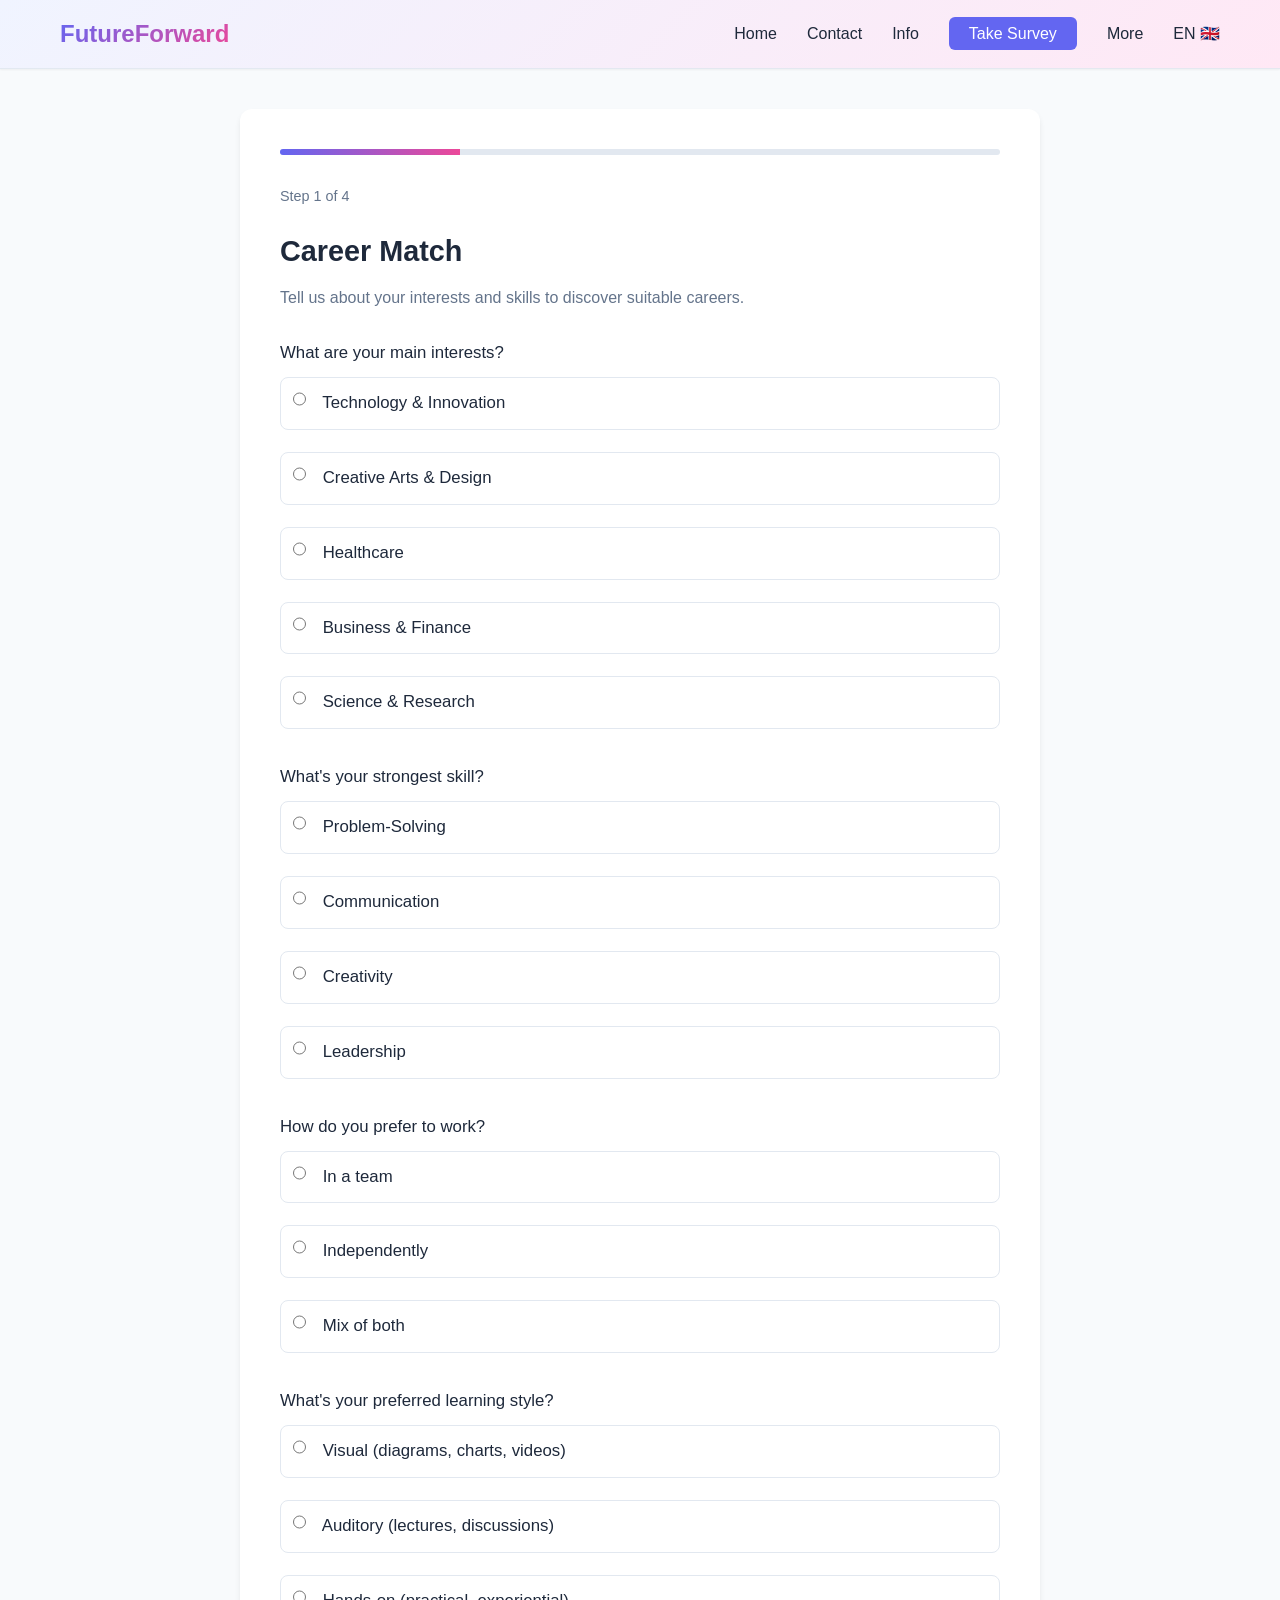
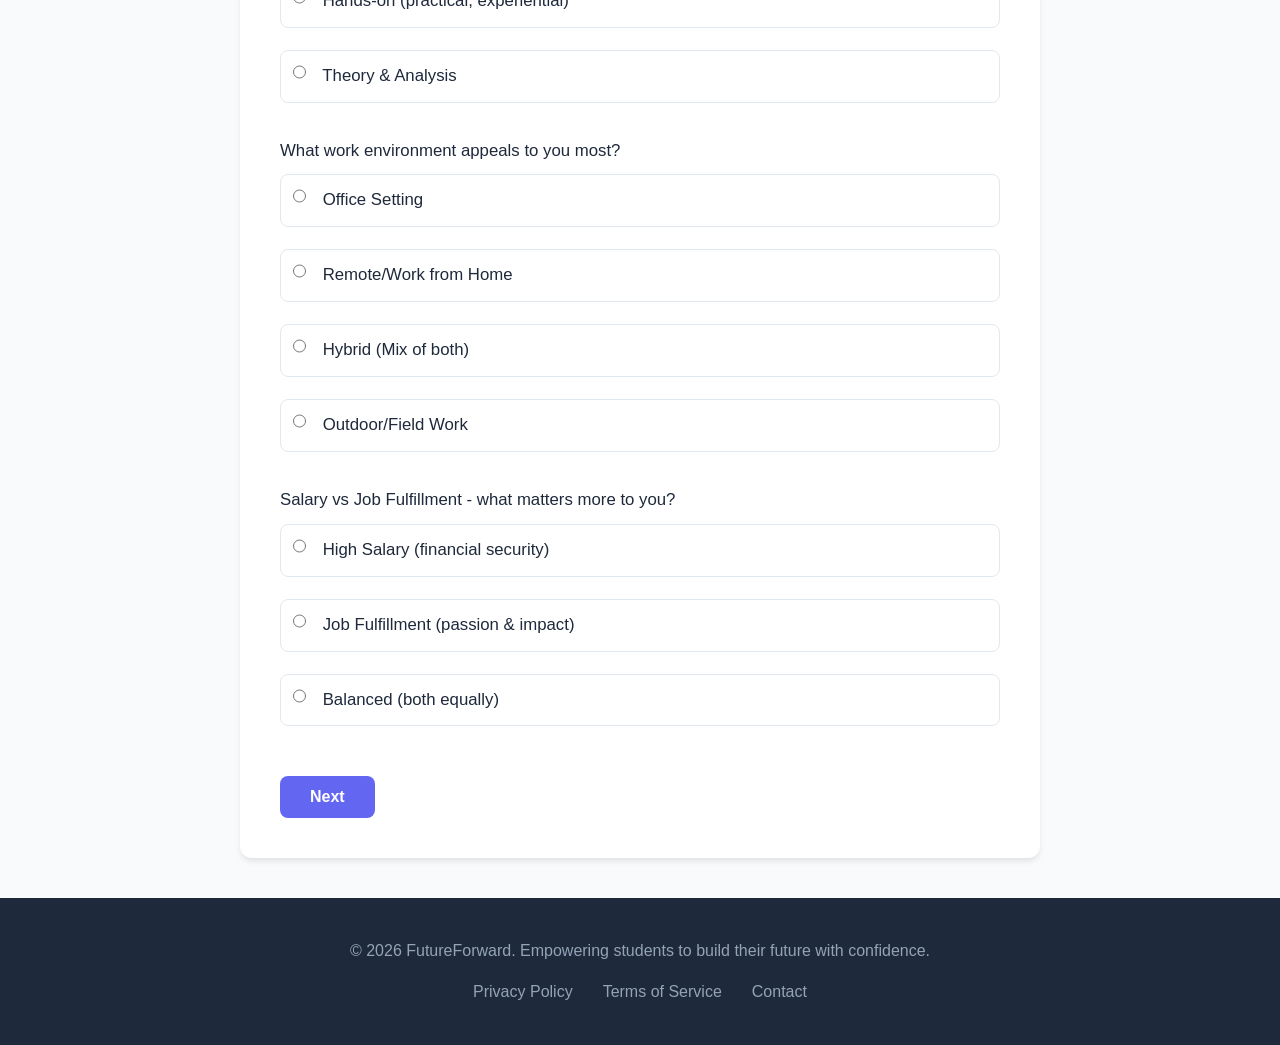
<file: app.html>
<!DOCTYPE html>
<html lang="en">
<head>
    <meta charset="UTF-8">
    <meta name="viewport" content="width=device-width, initial-scale=1.0">
    <title>Career Assessment - FutureForward</title>
    <link rel="stylesheet" href="style.css">
    <link rel="stylesheet" href="space-design.css">
    <style>
        .app-container {
            min-height: 100vh;
            display: flex;
            flex-direction: column;
        }

        .assessment-wrapper {
            flex: 1;
            padding: 40px 20px;
            background-color: var(--background-light);
        }

        .assessment-content {
            max-width: 800px;
            margin: 0 auto;
            background: var(--background-white);
            border-radius: 12px;
            padding: 40px;
            box-shadow: var(--shadow-md);
        }

        .progress-bar {
            width: 100%;
            height: 6px;
            background-color: var(--border-color);
            border-radius: 3px;
            margin-bottom: 30px;
            overflow: hidden;
        }

        .progress-fill {
            height: 100%;
            background: linear-gradient(90deg, var(--primary-color), var(--secondary-color));
            width: 0%;
            transition: width 0.3s ease;
        }

        .step-indicator {
            font-size: 0.9rem;
            color: var(--text-gray);
            margin-bottom: 20px;
        }

        .step-title {
            font-size: 1.8rem;
            color: var(--text-dark);
            margin-bottom: 10px;
        }

        .step-description {
            color: var(--text-gray);
            margin-bottom: 30px;
            font-size: 1rem;
        }

        .form-group {
            margin-bottom: 25px;
        }

        .form-group label {
            display: block;
            margin-bottom: 10px;
            color: var(--text-dark);
            font-weight: 500;
        }

        .form-group input,
        .form-group select,
        .form-group textarea {
            width: 100%;
            padding: 12px;
            border: 1px solid var(--border-color);
            border-radius: 8px;
            font-size: 1rem;
            font-family: inherit;
            transition: var(--transition);
        }

        .form-group input:focus,
        .form-group select:focus,
        .form-group textarea:focus {
            outline: none;
            border-color: var(--primary-color);
            box-shadow: 0 0 0 3px rgba(99, 102, 241, 0.1);
        }

        .form-group textarea {
            resize: vertical;
            min-height: 100px;
        }

        .radio-group {
            display: flex;
            flex-direction: column;
            gap: 12px;
        }

        .radio-option {
            display: flex;
            align-items: center;
            padding: 12px;
            border: 1px solid var(--border-color);
            border-radius: 8px;
            cursor: pointer;
            transition: var(--transition);
        }

        .radio-option:hover {
            border-color: var(--primary-color);
            background-color: var(--background-light);
        }

        .radio-option input[type="radio"] {
            margin-right: 12px;
            width: auto;
            cursor: pointer;
        }

        .button-group {
            display: flex;
            gap: 15px;
            margin-top: 40px;
            justify-content: space-between;
        }

        .btn-secondary {
            background-color: var(--border-color);
            color: var(--text-dark);
        }

        .btn-secondary:hover {
            background-color: #cbd5e1;
        }

        .results-section {
            display: none;
        }

        .results-section.active {
            display: block;
        }

        .result-card {
            background: linear-gradient(135deg, rgba(99, 102, 241, 0.1), rgba(236, 72, 153, 0.1));
            border-left: 4px solid var(--primary-color);
            padding: 25px;
            border-radius: 8px;
            margin-bottom: 25px;
        }

        .result-card h3 {
            color: var(--primary-color);
            margin-bottom: 12px;
        }

        .result-card p {
            color: var(--text-gray);
            margin-bottom: 8px;
        }

        .results-grid {
            display: grid;
            grid-template-columns: repeat(auto-fit, minmax(250px, 1fr));
            gap: 20px;
            margin-top: 30px;
        }

        .success-message {
            color: #22c55e;
            font-size: 1.1rem;
            text-align: center;
            margin-bottom: 30px;
            padding: 20px;
            background: linear-gradient(135deg, rgba(34, 197, 94, 0.1), rgba(34, 197, 94, 0.05));
            border-radius: 8px;
            border-left: 4px solid #22c55e;
        }
    </style>
</head>
<body>
    <!-- SPACE BACKGROUND & DECORATIVE ELEMENTS -->
    <div class="space-background"></div>
    <div class="grid-pattern"></div>
    <div class="gradient-overlay"></div>
    
    <!-- STARS -->
    <div class="star small" style="top: 10%; left: 5%; animation-delay: 0s;"></div>
    <div class="star medium" style="top: 20%; left: 15%; animation-delay: 1s;"></div>
    <div class="star large" style="top: 30%; left: 25%; animation-delay: 2s;"></div>
    <div class="star small" style="top: 15%; left: 35%; animation-delay: 1.5s;"></div>
    <div class="star medium" style="top: 40%; left: 10%; animation-delay: 2.5s;"></div>
    <div class="star large" style="top: 50%; left: 85%; animation-delay: 0.5s;"></div>
    <div class="star small" style="top: 60%; left: 90%; animation-delay: 1s;"></div>
    <div class="star medium" style="top: 70%; left: 80%; animation-delay: 1.5s;"></div>
    <div class="star large" style="top: 80%; left: 95%; animation-delay: 2s;"></div>
    <div class="star small" style="top: 25%; left: 80%; animation-delay: 0.8s;"></div>
    <div class="star medium" style="top: 75%; left: 20%; animation-delay: 1.2s;"></div>
    <div class="star large" style="top: 85%; left: 40%; animation-delay: 1.8s;"></div>
    
    <!-- PLANETS -->
    <div class="planet purple" style="width: 150px; height: 150px; top: 5%; left: 8%; animation: float-y 12s ease-in-out infinite;"></div>
    <div class="planet pink" style="width: 100px; height: 100px; top: 60%; right: 5%; animation: float-y 15s ease-in-out infinite; animation-delay: 2s;"></div>
    <div class="planet blue" style="width: 120px; height: 120px; bottom: 10%; left: 10%; animation: float-y 14s ease-in-out infinite; animation-delay: 1s;"></div>
    <div class="planet yellow" style="width: 80px; height: 80px; top: 30%; right: 15%; animation: float-y 16s ease-in-out infinite; animation-delay: 3s;"></div>
    
    <!-- GLOW ORBS -->
    <div class="glow-orb purple" style="width: 300px; height: 300px; top: 10%; left: 5%;"></div>
    <div class="glow-orb pink" style="width: 250px; height: 250px; bottom: 15%; right: 10%;"></div>
    <div class="glow-orb blue" style="width: 200px; height: 200px; top: 50%; left: 50%;"></div>
    
    <!-- DECORATIVE CIRCLES -->
    <div class="deco-circle" style="width: 400px; height: 400px; top: 5%; left: 2%;"></div>
    <div class="deco-circle" style="width: 300px; height: 300px; bottom: 5%; right: 2%;"></div>
    <div class="deco-circle" style="width: 250px; height: 250px; top: 50%; right: 10%;"></div>
    
    <!-- FLOATING LINES -->
    <div class="floating-line horizontal" style="top: 20%; left: 10%; animation-delay: 0s;"></div>
    <div class="floating-line horizontal" style="top: 60%; right: 15%; animation-delay: 2s;"></div>
    <div class="floating-line vertical" style="top: 30%; left: 5%; animation-delay: 1s;"></div>
    <div class="floating-line vertical" style="bottom: 20%; right: 5%; animation-delay: 3s;"></div>
    <div class="floating-line diagonal" style="top: 40%; left: 20%; animation-delay: 1.5s;"></div>
    
    <div class="app-container">
        <!-- Navigation -->
        <nav class="navbar">
            <div class="container">
                <div class="logo"><a href="index.html" style="text-decoration: none; color: inherit;">FutureForward</a></div>
                <ul class="nav-links">
                    <li><a href="index.html" data-translate="home">Home</a></li>
                    <li><a href="contact.html" data-translate="contact">Contact</a></li>
                    <li><a href="info.html" data-translate="info">Info</a></li>
                    <li><a href="app.html" class="nav-cta" data-translate="takeSurvey">Take Survey</a></li>
                    <li class="nav-dropdown">
                        <button type="button" class="dropdown-toggle" data-translate="more">More</button>
                        <div class="dropdown-menu">
                            <a href="privacy.html" data-translate="privacyPolicy">Privacy Policy</a>
                            <a href="faq.html" data-translate="faq">FAQ</a>
                            <a href="terms.html" data-translate="termsOfService">Terms of Service</a>
                            <a href="reviews.html" data-translate="reviews">Reviews</a>
                        </div>
                    </li>
                    <li class="nav-dropdown">
                        <button type="button" class="dropdown-toggle" id="lang-toggle">EN</button>
                        <div class="dropdown-menu">
                            <a href="#" onclick="setLanguage('en')">English 🇬🇧</a>
                            <a href="#" onclick="setLanguage('ru')">Русский 🇷🇺</a>
                            <a href="#" onclick="setLanguage('kz')">Қазақша 🇰🇿</a>
                        </div>
                    </li>
                </ul>
            </div>
        </nav>

        <!-- Assessment Section -->
        <section class="assessment-wrapper">
            <div class="assessment-content">
                <div class="progress-bar">
                    <div class="progress-fill" id="progressFill"></div>
                </div>

                <!-- Step 1: Career Match -->
                <div class="step" id="step1">
                    <div class="step-indicator" data-translate="step1Of4">Step 1 of 4</div>
                    <h2 class="step-title" data-translate="careerMatch">Career Match</h2>
                    <p class="step-description" data-translate="tellUsAboutInterests">Tell us about your interests and skills to discover suitable careers.</p>

                    <form id="careerForm">
                        <div class="form-group">
                        <label data-translate="mainInterests">What are your main interests?</label>
                        <div class="radio-group">
                            <label class="radio-option">
                                <input type="radio" name="interests" value="Technology"> <span data-translate="technology">Technology & Innovation</span>
                            </label>
                            <label class="radio-option">
                                <input type="radio" name="interests" value="Creative"> <span data-translate="creative">Creative Arts & Design</span>
                            </label>
                            <label class="radio-option">
                                <input type="radio" name="interests" value="Healthcare"> <span data-translate="healthcare">Healthcare</span>
                            </label>
                            <label class="radio-option">
                                <input type="radio" name="interests" value="Business"> <span data-translate="business">Business & Finance</span>
                            </label>
                            <label class="radio-option">
                                <input type="radio" name="interests" value="Science"> <span data-translate="science">Science & Research</span>
                            </label>
                        </div>
                        </div>

                        <div class="form-group">
                            <label data-translate="strongestSkill">What's your strongest skill?</label>
                            <div class="radio-group">
                                <label class="radio-option">
                                    <input type="radio" name="skills" value="Problem-Solving"> <span data-translate="problemSolving">Problem-Solving</span>
                                </label>
                                <label class="radio-option">
                                    <input type="radio" name="skills" value="Communication"> <span data-translate="communication">Communication</span>
                                </label>
                                <label class="radio-option">
                                    <input type="radio" name="skills" value="Creativity"> <span data-translate="creativity">Creativity</span>
                                </label>
                                <label class="radio-option">
                                    <input type="radio" name="skills" value="Leadership"> <span data-translate="leadership">Leadership</span>
                                </label>
                            </div>
                        </div>

                        <div class="form-group">
                            <label data-translate="workStyle">How do you prefer to work?</label>
                            <div class="radio-group">
                                <label class="radio-option">
                                    <input type="radio" name="workStyle" value="Team"> <span data-translate="inTeam">In a team</span>
                                </label>
                                <label class="radio-option">
                                    <input type="radio" name="workStyle" value="Independent"> <span data-translate="independently">Independently</span>
                                </label>
                                <label class="radio-option">
                                    <input type="radio" name="workStyle" value="Both"> <span data-translate="mixOfBoth">Mix of both</span>
                                </label>
                            </div>
                        </div>

                        <div class="form-group">
                            <label data-translate="learningStyle">What's your preferred learning style?</label>
                            <div class="radio-group">
                                <label class="radio-option">
                                    <input type="radio" name="learningStyle" value="Visual"> <span data-translate="visual">Visual (diagrams, charts, videos)</span>
                                </label>
                                <label class="radio-option">
                                    <input type="radio" name="learningStyle" value="Auditory"> <span data-translate="auditory">Auditory (lectures, discussions)</span>
                                </label>
                                <label class="radio-option">
                                    <input type="radio" name="learningStyle" value="Hands-on"> <span data-translate="handson">Hands-on (practical, experiential)</span>
                                </label>
                                <label class="radio-option">
                                    <input type="radio" name="learningStyle" value="Theory"> <span data-translate="theory">Theory & Analysis</span>
                                </label>
                            </div>
                        </div>

                        <div class="form-group">
                            <label data-translate="workEnvironment">What work environment appeals to you most?</label>
                            <div class="radio-group">
                                <label class="radio-option">
                                    <input type="radio" name="workEnvironment" value="Office"> <span data-translate="office">Office Setting</span>
                                </label>
                                <label class="radio-option">
                                    <input type="radio" name="workEnvironment" value="Remote"> <span data-translate="remote">Remote/Work from Home</span>
                                </label>
                                <label class="radio-option">
                                    <input type="radio" name="workEnvironment" value="Hybrid"> <span data-translate="hybrid">Hybrid (Mix of both)</span>
                                </label>
                                <label class="radio-option">
                                    <input type="radio" name="workEnvironment" value="Outdoor"> <span data-translate="outdoor">Outdoor/Field Work</span>
                                </label>
                            </div>
                        </div>

                        <div class="form-group">
                            <label data-translate="salaryVsFulfillment">Salary vs Job Fulfillment - what matters more to you?</label>
                            <div class="radio-group">
                                <label class="radio-option">
                                    <input type="radio" name="salaryPriority" value="High Salary"> <span data-translate="highSalary">High Salary (financial security)</span>
                                </label>
                                <label class="radio-option">
                                    <input type="radio" name="salaryPriority" value="Job Fulfillment"> <span data-translate="fulfillment">Job Fulfillment (passion & impact)</span>
                                </label>
                                <label class="radio-option">
                                    <input type="radio" name="salaryPriority" value="Balanced"> <span data-translate="balanced">Balanced (both equally)</span>
                                </label>
                            </div>
                        </div>

                        <div class="button-group">
                            <button type="button" class="btn btn-primary" onclick="goToStep(2)" data-translate="next">Next</button>
                        </div>
                    </form>
                </div>

                <!-- Step 2: Funding Plan -->
                <div class="step" id="step2" style="display: none;">
                    <div class="step-indicator" data-translate="step2Of4">Step 2 of 4</div>
                    <h2 class="step-title" data-translate="fundingPlan">Funding Plan</h2>
                    <p class="step-description" data-translate="calculateEducationCosts">Let's calculate education costs and explore funding options for you.</p>

                    <form id="fundingForm">
                        <div class="form-group">
                            <label data-translate="educationPath">What education path interests you?</label>
                            <div class="radio-group">
                                <label class="radio-option">
                                    <input type="radio" name="educationType" value="University"> <span data-translate="university4Year">University (4-year)</span>
                                </label>
                                <label class="radio-option">
                                    <input type="radio" name="educationType" value="College"> <span data-translate="college2Year">College (2-year)</span>
                                </label>
                                <label class="radio-option">
                                    <input type="radio" name="educationType" value="Vocational"> <span data-translate="vocational">Vocational Training</span>
                                </label>
                                <label class="radio-option">
                                    <input type="radio" name="educationType" value="Bootcamp"> <span data-translate="bootcamp">Coding Bootcamp</span>
                                </label>
                            </div>
                        </div>

                        <div class="form-group">
                            <label data-translate="annualBudget">Estimated annual budget for education?</label>
                            <div class="radio-group">
                                <label class="radio-option">
                                    <input type="radio" name="budget" value="5000"> <span data-translate="under5000">Under $5,000</span>
                                </label>
                                <label class="radio-option">
                                    <input type="radio" name="budget" value="15000"> <span data-translate="from5to15">$5,000 - $15,000</span>
                                </label>
                                <label class="radio-option">
                                    <input type="radio" name="budget" value="30000"> <span data-translate="from15to30">$15,000 - $30,000</span>
                                </label>
                                <label class="radio-option">
                                    <input type="radio" name="budget" value="50000"> <span data-translate="over30000">$30,000+</span>
                                </label>
                            </div>
                        </div>

                        <div class="form-group">
                            <label data-translate="scholarshipInterest">Are you interested in scholarships?</label>
                            <div class="radio-group">
                                <label class="radio-option">
                                    <input type="radio" name="scholarshipInterest" value="Yes" checked> <span data-translate="yes">Yes</span>
                                </label>
                                <label class="radio-option">
                                    <input type="radio" name="scholarshipInterest" value="No"> <span data-translate="no">No</span>
                                </label>
                            </div>
                        </div>

                        <div class="button-group">
                            <button type="button" class="btn btn-secondary" onclick="goToStep(1)" data-translate="back">Back</button>
                            <button type="button" class="btn btn-primary" onclick="goToStep(3)" data-translate="next">Next</button>
                        </div>
                    </form>
                </div>

                <!-- Step 3: CV Builder -->
                <div class="step" id="step3" style="display: none;">
                    <div class="step-indicator" data-translate="step3Of4">Step 3 of 4</div>
                    <h2 class="step-title" data-translate="cvBuilder">CV Builder</h2>
                    <p class="step-description" data-translate="buildProfessionalProfile">Build your professional profile with achievements and experience.</p>

                    <form id="cvForm">
                        <div class="form-group">
                            <label for="fullName" data-translate="fullName">Full Name (Optional)</label>
                            <input type="text" name="fullName" id="fullName" placeholder="Your full name" data-placeholder-translate="fullNamePlaceholder">
                        </div>

                        <div class="form-group">
                            <label for="email" data-translate="emailAddress">Email Address (Optional)</label>
                            <input type="email" name="email" id="email" placeholder="your.email@example.com" data-placeholder-translate="emailPlaceholder">
                        </div>

                        <div class="form-group">
                            <label for="experience" data-translate="resumeExperience">Add to Resume - Experience or Projects (Optional)</label>
                            <textarea name="experience" id="experience" placeholder="E.g., Built a mobile app, Managed a school project..." data-placeholder-translate="experiencePlaceholder"></textarea>
                        </div>

                        <div class="form-group">
                            <label for="achievements" data-translate="resumeAchievements">Add to Resume - Key Achievements (Optional)</label>
                            <textarea name="achievements" id="achievements" placeholder="E.g., Dean's list, Team captain, Won a competition..." data-placeholder-translate="achievementsPlaceholder"></textarea>
                        </div>

                        <div class="button-group">
                            <button type="button" class="btn btn-secondary" onclick="goToStep(2)" data-translate="back">Back</button>
                            <button type="button" class="btn btn-primary" onclick="goToStep(4)" data-translate="next">Next</button>
                        </div>
                    </form>
                </div>

                <!-- Step 4: University Location -->
                <div class="step" id="step4" style="display: none;">
                    <div class="step-indicator" data-translate="step4Of4">Step 4 of 4</div>
                    <h2 class="step-title" data-translate="universityLocation">University Location</h2>
                    <p class="step-description" data-translate="selectUniversityRegion">Where are you planning to study? Select your region to get matched with top universities.</p>

                    <form id="universityForm">
                        <div class="form-group">
                            <label data-translate="region">Which region interests you?</label>
                            <div class="radio-group">
                                <label class="radio-option">
                                    <input type="radio" name="universityRegion" value="Asia"> <span data-translate="asia">Asia</span>
                                </label>
                                <label class="radio-option">
                                    <input type="radio" name="universityRegion" value="Europe"> <span data-translate="europe">Europe</span>
                                </label>
                                <label class="radio-option">
                                    <input type="radio" name="universityRegion" value="Americas"> <span data-translate="americas">Americas (North & South America)</span>
                                </label>
                                <label class="radio-option">
                                    <input type="radio" name="universityRegion" value="Global"> <span data-translate="global">Global (Show all regions)</span>
                                </label>
                            </div>
                        </div>

                        <div class="form-group">
                            <label data-translate="country">Preferred country or city (optional)</label>
                            <input type="text" name="universityCountry" id="universityCountry" placeholder="E.g., Japan, Germany, USA..." data-placeholder-translate="countryPlaceholder">
                        </div>

                        <div class="form-group">
                            <label data-translate="languagePreference">Language preference for studies (optional)</label>
                            <div class="radio-group">
                                <label class="radio-option">
                                    <input type="radio" name="languagePreference" value="English"> <span data-translate="english">English</span>
                                </label>
                                <label class="radio-option">
                                    <input type="radio" name="languagePreference" value="Local"> <span data-translate="localLanguage">Local Language</span>
                                </label>
                                <label class="radio-option">
                                    <input type="radio" name="languagePreference" value="Any"> <span data-translate="anyLanguage">Any Language</span>
                                </label>
                            </div>
                        </div>

                        <div class="button-group">
                            <button type="button" class="btn btn-secondary" onclick="goToStep(3)" data-translate="back">Back</button>
                            <button type="button" class="btn btn-primary" onclick="submitAssessment()" data-translate="getResults">Get Results</button>
                        </div>
                    </form>
                </div>

                <!-- Results Section -->
                <div class="results-section" id="resultsSection">
                    <div class="success-message" data-translate="assessmentComplete">✓ Assessment Complete! Here are your personalized results.</div>

                    <h2 data-translate="yourPersonalizedResults" style="margin-bottom: 30px;">Your Personalized Results</h2>

                    <!-- Career Results -->
                    <div class="result-card">
                        <h3 data-translate="recommendedCareerPath">🎯 Recommended Career Path</h3>
                        <p><span data-translate="topMatch">Top Match:</span> <span id="recommendedCareer">Software Engineer</span></p>
                        <p><span data-translate="matchScore">Match Score:</span> <span id="careerScore">92</span>%</p>
                        <p id="careerDescription">Based on your interests and skills, this career aligns perfectly with your profile.</p>
                    </div>

                    <!-- University Recommendation -->
                    <div class="result-card">
                        <h3 data-translate="recommendedUniversity">🎓 Recommended University (Kazakhstan)</h3>
                        <p><span data-translate="university">University:</span> <span id="universityName">Nazarbayev University</span></p>
                        <p><span data-translate="location">Location:</span> <span id="universityCity">Nur-Sultan</span></p>
                        <p><span data-translate="specialization">Specialization:</span> <span id="universitySpecialization">Computer Science & Engineering</span></p>
                        <p><span data-translate="ranking">Ranking:</span> <span id="universityRank">Top-ranked in Central Asia</span></p>
                        <div style="margin-top: 15px; display: flex; gap: 10px; flex-wrap: wrap;">
                            <a id="mapLink2GIS" href="#" target="_blank" class="btn btn-primary" style="display: inline-block; padding: 10px 20px; text-decoration: none; border-radius: 6px; font-size: 0.9rem;" data-translate="viewOn2GIS">
                                📍 View on 2GIS
                            </a>
                            <a id="mapLinkGoogle" href="#" target="_blank" class="btn btn-primary" style="display: inline-block; padding: 10px 20px; text-decoration: none; border-radius: 6px; font-size: 0.9rem;" data-translate="viewOnGoogleMaps">
                                📍 View on Google Maps
                            </a>
                        </div>
                    </div>

                    <!-- Funding Results -->
                    <div class="result-card">
                        <h3 data-translate="estimatedFundingPlan">💰 Estimated Funding Plan</h3>
                        <p><span data-translate="totalEducationCost">Total Education Cost (Annual):</span> $<span id="totalCost">0</span></p>
                        <div class="results-grid">
                            <div>
                                <p style="font-size: 0.9rem; color: var(--text-light); margin-bottom: 5px;" data-translate="scholarshipsAvailable">Scholarships Available</p>
                                <p style="font-size: 1.3rem; color: var(--primary-color); font-weight: bold;">$<span id="scholarships">0</span></p>
                            </div>
                            <div>
                                <p style="font-size: 0.9rem; color: var(--text-light); margin-bottom: 5px;" data-translate="estimatedLoansNeeded">Estimated Loans Needed</p>
                                <p style="font-size: 1.3rem; color: var(--primary-color); font-weight: bold;">$<span id="loans">0</span></p>
                            </div>
                            <div>
                                <p style="font-size: 0.9rem; color: var(--text-light); margin-bottom: 5px;" data-translate="yourPotentialBudget">Your Potential Budget</p>
                                <p style="font-size: 1.3rem; color: var(--primary-color); font-weight: bold;">$<span id="budget">0</span></p>
                            </div>
                        </div>
                    </div>

                    <!-- CV Preview -->
                    <div class="result-card">
                        <h3 data-translate="yourProfessionalCV">📋 Your Professional CV Preview</h3>
                        <p><span data-translate="name">Name:</span> <span id="cvName">Your Name</span></p>
                        <p><span data-translate="email">Email:</span> <span id="cvEmail">your.email@example.com</span></p>
                        <p><span data-translate="keySkills">Key Skills:</span> <span id="cvSkillsDisplay">Problem-Solving, Communication</span></p>
                        <p style="margin-top: 15px; padding-top: 15px; border-top: 1px solid rgba(99, 102, 241, 0.2);">
                            <span data-translate="experienceSummary"><strong>Experience Summary:</strong></span><br>
                            <span id="cvExperienceDisplay" style="color: var(--text-gray); white-space: pre-wrap;"></span>
                        </p>
                    </div>

                    <div class="button-group" style="margin-top: 40px;">
                        <button type="button" class="btn btn-primary" onclick="downloadResults()" data-translate="downloadResults">Download Results (Word)</button>
                        <button type="button" class="btn btn-secondary" onclick="startOver()" data-translate="takeAssessmentAgain">Take Assessment Again</button>
                    </div>
                </div>
            </div>
        </section>

        <!-- Footer -->
        <footer class="footer">
            <div class="container">
                <p data-translate="copyright">&copy; 2026 FutureForward. Empowering students to build their future with confidence.</p>
                <div class="footer-links">
                    <a href="privacy.html" data-translate="privacyPolicy">Privacy Policy</a>
                    <a href="terms.html" data-translate="termsOfService">Terms of Service</a>
                    <a href="contact.html" data-translate="contact">Contact</a>
                </div>
            </div>
        </footer>
    </div>

    <script src="app-logic.js"></script>
    <script src="script.js"></script>
</body>
</html>
</file>
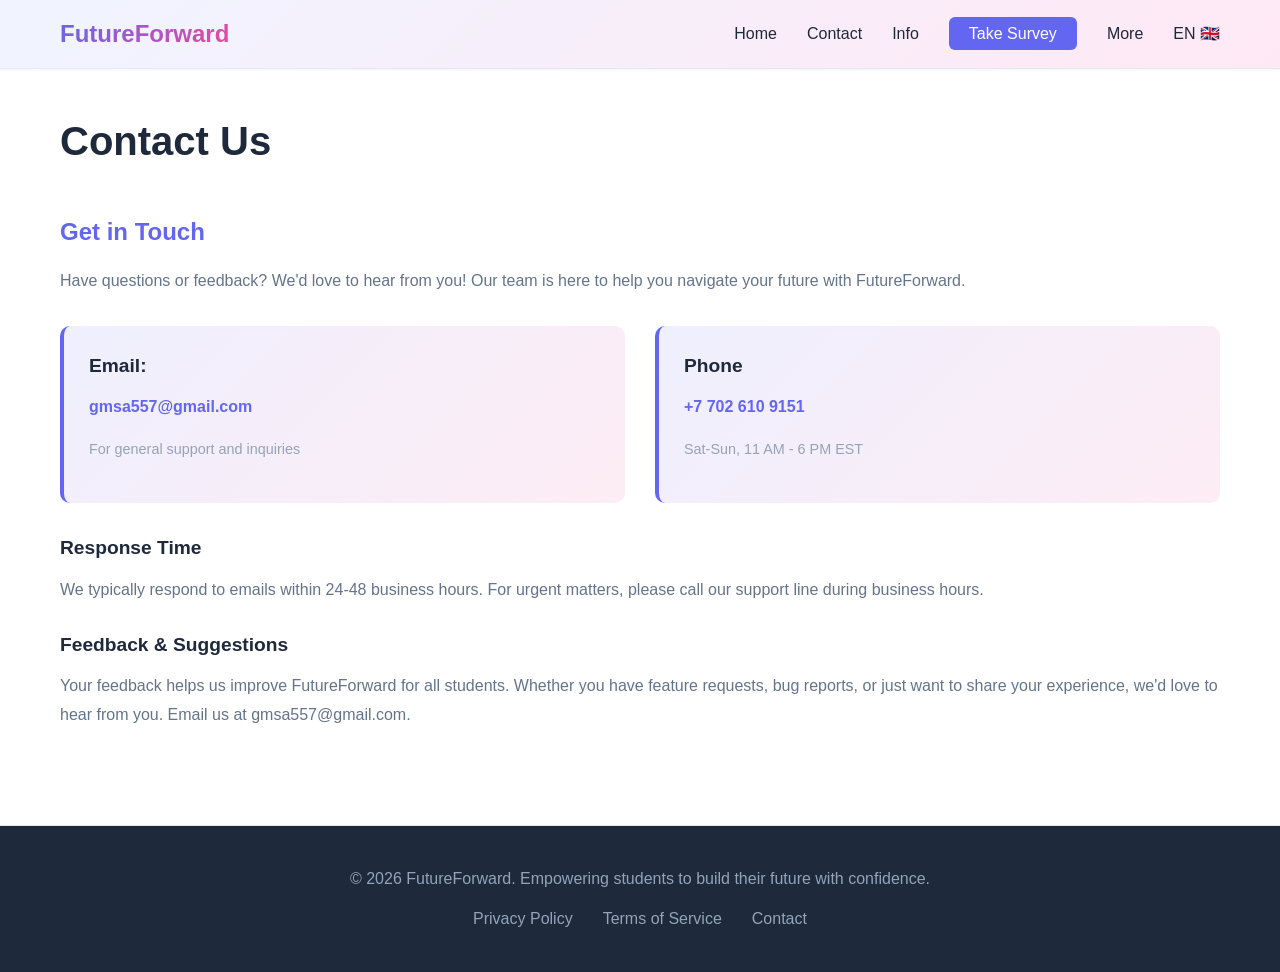
<file: contact.html>
<!DOCTYPE html>
<html lang="en">
<head>
    <meta charset="UTF-8">
    <meta name="viewport" content="width=device-width, initial-scale=1.0">
    <title>Contact Us - FutureForward</title>
    <link rel="stylesheet" href="style.css">
    <link rel="stylesheet" href="space-design.css">
</head>
<body>
    <!-- SPACE BACKGROUND & DECORATIVE ELEMENTS -->
    <div class="space-background"></div>
    <div class="grid-pattern"></div>
    <div class="gradient-overlay"></div>
    
    <!-- STARS -->
    <div class="star small" style="top: 10%; left: 5%; animation-delay: 0s;"></div>
    <div class="star medium" style="top: 20%; left: 15%; animation-delay: 1s;"></div>
    <div class="star large" style="top: 30%; left: 25%; animation-delay: 2s;"></div>
    <div class="star small" style="top: 15%; left: 35%; animation-delay: 1.5s;"></div>
    <div class="star medium" style="top: 40%; left: 10%; animation-delay: 2.5s;"></div>
    <div class="star large" style="top: 50%; left: 85%; animation-delay: 0.5s;"></div>
    <div class="star small" style="top: 60%; left: 90%; animation-delay: 1s;"></div>
    <div class="star medium" style="top: 70%; left: 80%; animation-delay: 1.5s;"></div>
    <div class="star large" style="top: 80%; left: 95%; animation-delay: 2s;"></div>
    <div class="star small" style="top: 25%; left: 80%; animation-delay: 0.8s;"></div>
    <div class="star medium" style="top: 75%; left: 20%; animation-delay: 1.2s;"></div>
    <div class="star large" style="top: 85%; left: 40%; animation-delay: 1.8s;"></div>
    
    <!-- PLANETS -->
    <div class="planet purple" style="width: 150px; height: 150px; top: 5%; left: 8%; animation: float-y 12s ease-in-out infinite;"></div>
    <div class="planet pink" style="width: 100px; height: 100px; top: 60%; right: 5%; animation: float-y 15s ease-in-out infinite; animation-delay: 2s;"></div>
    <div class="planet blue" style="width: 120px; height: 120px; bottom: 10%; left: 10%; animation: float-y 14s ease-in-out infinite; animation-delay: 1s;"></div>
    <div class="planet yellow" style="width: 80px; height: 80px; top: 30%; right: 15%; animation: float-y 16s ease-in-out infinite; animation-delay: 3s;"></div>
    
    <!-- GLOW ORBS -->
    <div class="glow-orb purple" style="width: 300px; height: 300px; top: 10%; left: 5%;"></div>
    <div class="glow-orb pink" style="width: 250px; height: 250px; bottom: 15%; right: 10%;"></div>
    <div class="glow-orb blue" style="width: 200px; height: 200px; top: 50%; left: 50%;"></div>
    
    <!-- DECORATIVE CIRCLES -->
    <div class="deco-circle" style="width: 400px; height: 400px; top: 5%; left: 2%;"></div>
    <div class="deco-circle" style="width: 300px; height: 300px; bottom: 5%; right: 2%;"></div>
    <div class="deco-circle" style="width: 250px; height: 250px; top: 50%; right: 10%;"></div>
    
    <!-- FLOATING LINES -->
    <div class="floating-line horizontal" style="top: 20%; left: 10%; animation-delay: 0s;"></div>
    <div class="floating-line horizontal" style="top: 60%; right: 15%; animation-delay: 2s;"></div>
    <div class="floating-line vertical" style="top: 30%; left: 5%; animation-delay: 1s;"></div>
    <div class="floating-line vertical" style="bottom: 20%; right: 5%; animation-delay: 3s;"></div>
    <div class="floating-line diagonal" style="top: 40%; left: 20%; animation-delay: 1.5s;"></div>
    
    <!-- Navigation -->
    <nav class="navbar">
        <div class="container">
            <div class="logo"><a href="index.html" style="text-decoration: none; color: inherit;">FutureForward</a></div>
            <ul class="nav-links">
                <li><a href="index.html" data-translate="home">Home</a></li>
                <li><a href="contact.html" data-translate="contact">Contact</a></li>
                <li><a href="info.html" data-translate="info">Info</a></li>
                <li><a href="app.html" class="nav-cta" data-translate="takeSurvey">Take Survey</a></li>
                <li class="nav-dropdown">
                    <button type="button" class="dropdown-toggle" data-translate="more">More</button>
                    <div class="dropdown-menu">
                        <a href="privacy.html" data-translate="privacyPolicy">Privacy Policy</a>
                        <a href="faq.html" data-translate="faq">FAQ</a>
                        <a href="terms.html" data-translate="termsOfService">Terms of Service</a>
                        <a href="reviews.html" data-translate="reviews">Reviews</a>
                    </div>
                </li>
                <li class="nav-dropdown">
                    <button type="button" class="dropdown-toggle" id="lang-toggle">EN</button>
                    <div class="dropdown-menu">
                        <a href="#" onclick="setLanguage('en')">English 🇬🇧</a>
                        <a href="#" onclick="setLanguage('ru')">Русский 🇷🇺</a>
                        <a href="#" onclick="setLanguage('kz')">Қазақша 🇰🇿</a>
                    </div>
                </li>
            </ul>
        </div>
    </nav>

    <!-- Contact Section -->
    <section class="policy-section" style="padding-top: 40px;">
        <div class="container">
            <h2 data-translate="contactUs">Contact Us</h2>
            <div class="policy-content contact-content">
                <h3 data-translate="getInTouch">Get in Touch</h3>
                <p data-translate="contactDescription">Have questions or feedback? We'd love to hear from you! Our team is here to help you navigate your future with FutureForward.</p>
                
                <div class="contact-methods">
                    <div class="contact-method">
                        <h4 data-translate="email">Email</h4>
                        <p><a href="mailto:gmsa557@gmail.com">gmsa557@gmail.com</a></p>
                        <p style="font-size: 0.9rem; color: var(--text-light); margin-top: 10px;" data-translate="forGeneralSupport">For general support and inquiries</p>
                    </div>
                    
                    <div class="contact-method">
                        <h4 data-translate="phone">Phone</h4>
                        <p><a href="tel:+77026109151">+7 702 610 9151</a></p>
                        <p style="font-size: 0.9rem; color: var(--text-light); margin-top: 10px;" data-translate="phoneHours">Sat-Sun, 11 AM - 6 PM EST</p>
                    </div>
                </div>
                
                <h4 data-translate="responseTime">Response Time</h4>
                <p data-translate="responseTimeDesc">We typically respond to emails within 24-48 business hours. For urgent matters, please call our support line during business hours.</p>
                
                <h4 data-translate="feedbackSuggestions">Feedback & Suggestions</h4>
                <p data-translate="feedbackDesc">Your feedback helps us improve FutureForward for all students. Whether you have feature requests, bug reports, or just want to share your experience, we'd love to hear from you. Email us at gmsa557@gmail.com.</p>
            </div>
        </div>
    </section>

    <!-- Footer -->
    <footer class="footer">
        <div class="container">
            <p data-translate="copyright">&copy; 2026 FutureForward. Empowering students to build their future with confidence.</p>
            <div class="footer-links">
                <a href="privacy.html" data-translate="privacyPolicy">Privacy Policy</a>
                <a href="terms.html" data-translate="termsOfService">Terms of Service</a>
                <a href="contact.html" data-translate="contact">Contact</a>
            </div>
        </div>
    </footer>

    <script src="script.js"></script>
</body>
</html>
</file>
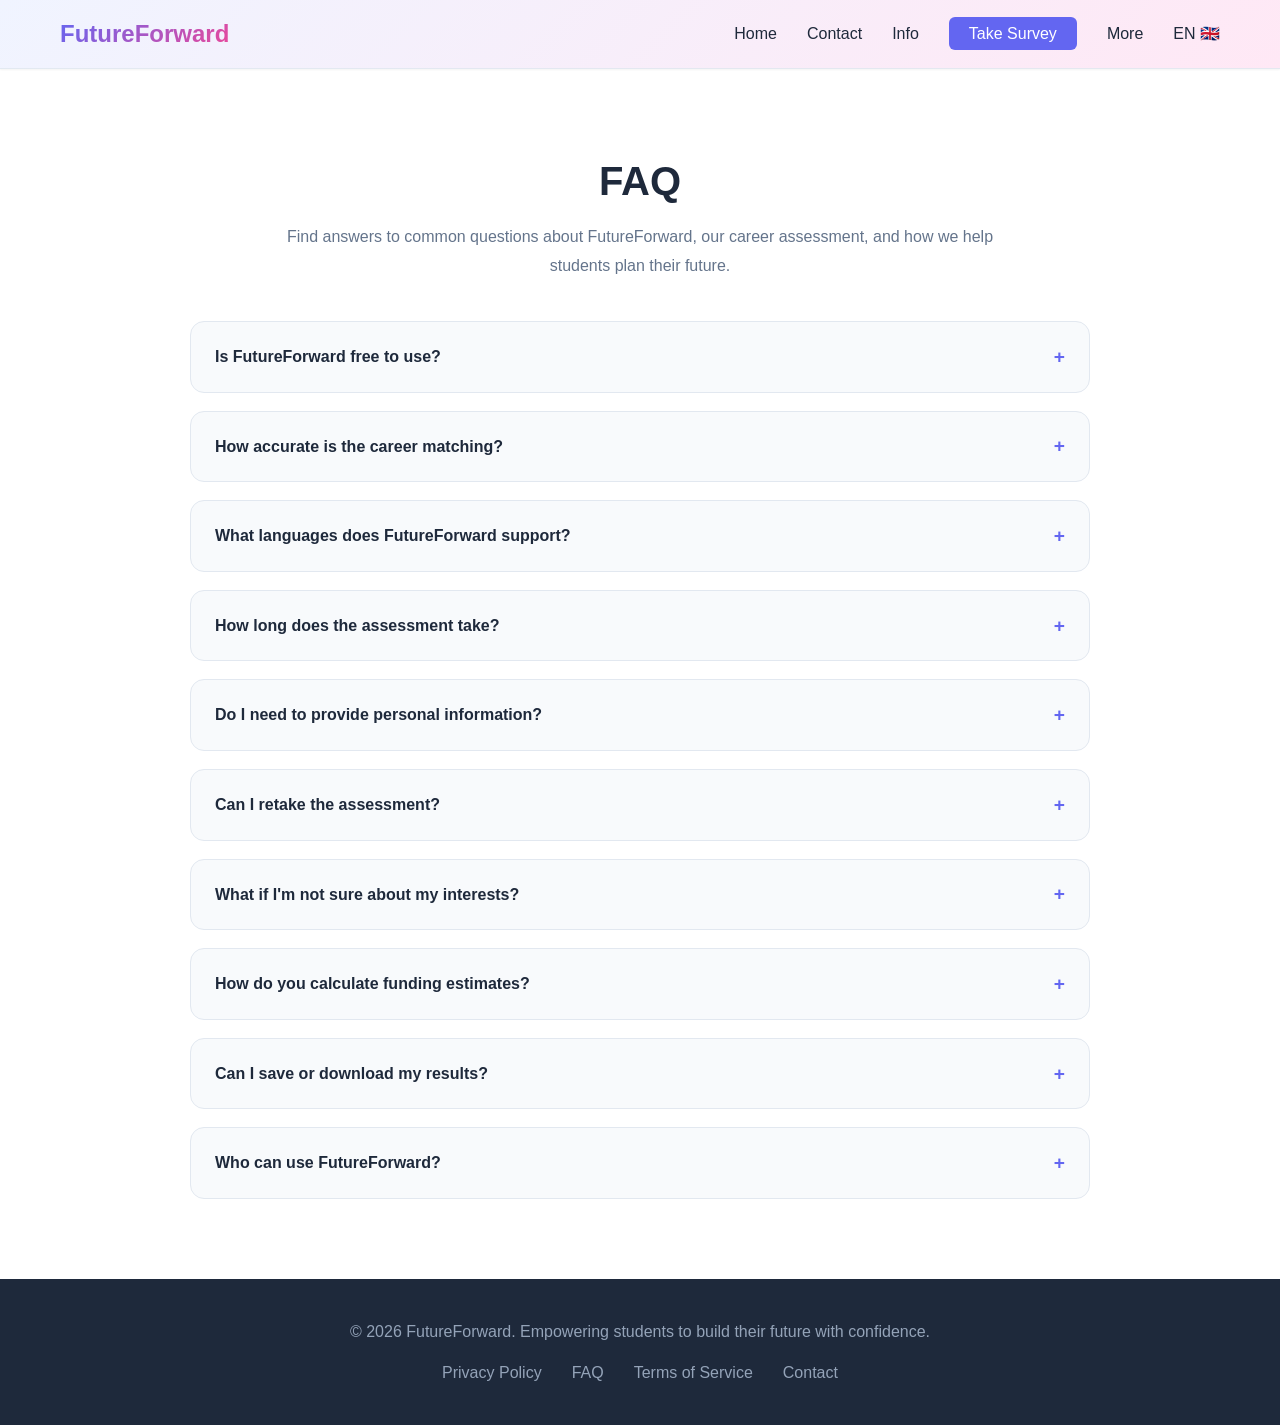
<file: faq.html>
<!DOCTYPE html>
<html lang="en">
<head>
    <meta charset="UTF-8">
    <meta name="viewport" content="width=device-width, initial-scale=1.0">
    <title>FAQ - FutureForward</title>
    <link rel="stylesheet" href="style.css">
    <link rel="stylesheet" href="space-design.css">
</head>
<body>
    <!-- SPACE BACKGROUND & DECORATIVE ELEMENTS -->
    <div class="space-background"></div>
    <div class="grid-pattern"></div>
    <div class="gradient-overlay"></div>
    
    <!-- STARS -->
    <div class="star small" style="top: 10%; left: 5%; animation-delay: 0s;"></div>
    <div class="star medium" style="top: 20%; left: 15%; animation-delay: 1s;"></div>
    <div class="star large" style="top: 30%; left: 25%; animation-delay: 2s;"></div>
    <div class="star small" style="top: 15%; left: 35%; animation-delay: 1.5s;"></div>
    <div class="star medium" style="top: 40%; left: 10%; animation-delay: 2.5s;"></div>
    <div class="star large" style="top: 50%; left: 85%; animation-delay: 0.5s;"></div>
    <div class="star small" style="top: 60%; left: 90%; animation-delay: 1s;"></div>
    <div class="star medium" style="top: 70%; left: 80%; animation-delay: 1.5s;"></div>
    <div class="star large" style="top: 80%; left: 95%; animation-delay: 2s;"></div>
    <div class="star small" style="top: 25%; left: 80%; animation-delay: 0.8s;"></div>
    <div class="star medium" style="top: 75%; left: 20%; animation-delay: 1.2s;"></div>
    <div class="star large" style="top: 85%; left: 40%; animation-delay: 1.8s;"></div>
    
    <!-- PLANETS -->
    <div class="planet purple" style="width: 150px; height: 150px; top: 5%; left: 8%; animation: float-y 12s ease-in-out infinite;"></div>
    <div class="planet pink" style="width: 100px; height: 100px; top: 60%; right: 5%; animation: float-y 15s ease-in-out infinite; animation-delay: 2s;"></div>
    <div class="planet blue" style="width: 120px; height: 120px; bottom: 10%; left: 10%; animation: float-y 14s ease-in-out infinite; animation-delay: 1s;"></div>
    <div class="planet yellow" style="width: 80px; height: 80px; top: 30%; right: 15%; animation: float-y 16s ease-in-out infinite; animation-delay: 3s;"></div>
    
    <!-- GLOW ORBS -->
    <div class="glow-orb purple" style="width: 300px; height: 300px; top: 10%; left: 5%;"></div>
    <div class="glow-orb pink" style="width: 250px; height: 250px; bottom: 15%; right: 10%;"></div>
    <div class="glow-orb blue" style="width: 200px; height: 200px; top: 50%; left: 50%;"></div>
    
    <!-- DECORATIVE CIRCLES -->
    <div class="deco-circle" style="width: 400px; height: 400px; top: 5%; left: 2%;"></div>
    <div class="deco-circle" style="width: 300px; height: 300px; bottom: 5%; right: 2%;"></div>
    <div class="deco-circle" style="width: 250px; height: 250px; top: 50%; right: 10%;"></div>
    
    <!-- FLOATING LINES -->
    <div class="floating-line horizontal" style="top: 20%; left: 10%; animation-delay: 0s;"></div>
    <div class="floating-line horizontal" style="top: 60%; right: 15%; animation-delay: 2s;"></div>
    <div class="floating-line vertical" style="top: 30%; left: 5%; animation-delay: 1s;"></div>
    <div class="floating-line vertical" style="bottom: 20%; right: 5%; animation-delay: 3s;"></div>
    <div class="floating-line diagonal" style="top: 40%; left: 20%; animation-delay: 1.5s;"></div>
    
    <!-- Navigation -->
    <nav class="navbar">
        <div class="container">
            <div class="logo"><a href="index.html" style="text-decoration: none; color: inherit;">FutureForward</a></div>
            <ul class="nav-links">
                <li><a href="index.html" data-translate="home">Home</a></li>
                <li><a href="contact.html" data-translate="contact">Contact</a></li>
                <li><a href="info.html" data-translate="info">Info</a></li>
                <li><a href="app.html" class="nav-cta" data-translate="takeSurvey">Take Survey</a></li>
                <li class="nav-dropdown">
                    <button type="button" class="dropdown-toggle" data-translate="more">More</button>
                    <div class="dropdown-menu">
                        <a href="privacy.html" data-translate="privacyPolicy">Privacy Policy</a>
                        <a href="faq.html" data-translate="faq">FAQ</a>
                        <a href="terms.html" data-translate="termsOfService">Terms of Service</a>
                        <a href="reviews.html" data-translate="reviews">Reviews</a>
                    </div>
                </li>
                <li class="nav-dropdown">
                    <button type="button" class="dropdown-toggle" id="lang-toggle">EN</button>
                    <div class="dropdown-menu">
                        <a href="#" onclick="setLanguage('en')">English 🇬🇧</a>
                        <a href="#" onclick="setLanguage('ru')">Русский 🇷🇺</a>
                        <a href="#" onclick="setLanguage('kz')">Қазақша 🇰🇿</a>
                    </div>
                </li>
            </ul>
        </div>
    </nav>

    <!-- FAQ Section -->
    <section class="faq-section">
        <div class="container">
            <h2 data-translate="faq">Frequently Asked Questions</h2>
            <p data-translate="faqIntro">Find answers to common questions about FutureForward, our career assessment, and how we help students plan their future.</p>

            <div class="faq-list">
                <details class="faq-item">
                    <summary data-translate="faqFree">Is FutureForward free to use?</summary>
                    <p data-translate="faqFreeAnswer">Yes! FutureForward is completely free for all students. Our mission is to make career planning and education funding accessible to everyone, regardless of background or location.</p>
                </details>

                <details class="faq-item">
                    <summary data-translate="faqAccuracy">How accurate is the career matching?</summary>
                    <p data-translate="faqAccuracyAnswer">Our career recommendations are based on real job market data and proven assessment methods. While no tool can predict your future with 100% certainty, FutureForward provides personalized insights based on your interests, skills, and preferences to help guide your decision-making.</p>
                </details>

                <details class="faq-item">
                    <summary data-translate="faqLanguages">What languages does FutureForward support?</summary>
                    <p data-translate="faqLanguagesAnswer">FutureForward currently supports English, Russian, and Kazakh. We're working on expanding to more languages to serve diverse communities worldwide.</p>
                </details>

                <details class="faq-item">
                    <summary data-translate="faqTime">How long does the assessment take?</summary>
                    <p data-translate="faqTimeAnswer">The full assessment takes about 10 minutes to complete. It's divided into three simple steps: career interests, education planning, and personal information.</p>
                </details>

                <details class="faq-item">
                    <summary data-translate="faqPersonalInfo">Do I need to provide personal information?</summary>
                    <p data-translate="faqPersonalInfoAnswer">Most of the assessment is optional. We only require basic information to provide personalized recommendations. Any personal data you share is used solely for generating your results and is not stored or shared with third parties.</p>
                </details>

                <details class="faq-item">
                    <summary data-translate="faqRetake">Can I retake the assessment?</summary>
                    <p data-translate="faqRetakeAnswer">Absolutely! You can retake the assessment as many times as you'd like. This is helpful if your interests change or you want to explore different scenarios.</p>
                </details>

                <details class="faq-item">
                    <summary data-translate="faqUnsure">What if I'm not sure about my interests?</summary>
                    <p data-translate="faqUnsureAnswer">That's completely normal! FutureForward is designed to help you explore and discover your interests. If you're unsure, we recommend taking the assessment anyway - it can help clarify your thoughts and provide new perspectives.</p>
                </details>

                <details class="faq-item">
                    <summary data-translate="faqFunding">How do you calculate funding estimates?</summary>
                    <p data-translate="faqFundingAnswer">Our funding calculations are based on average costs for different education paths and typical scholarship/grant availability. These are estimates to help you plan - we recommend consulting with financial aid offices for personalized advice.</p>
                </details>

                <details class="faq-item">
                    <summary data-translate="faqDownload">Can I save or download my results?</summary>
                    <p data-translate="faqDownloadAnswer">Yes! After completing the assessment, you can download your results as a Word document for your records. This includes your career recommendations, funding plan, and CV preview.</p>
                </details>

                <details class="faq-item">
                    <summary data-translate="faqWhoCanUse">Who can use FutureForward?</summary>
                    <p data-translate="faqWhoCanUseAnswer">FutureForward is designed for students at any stage - from high school students exploring careers to college applicants planning their education. Anyone interested in making smarter decisions about their future can benefit.</p>
                </details>
            </div>
        </div>
    </section>

    <!-- Footer -->
    <footer class="footer">
        <div class="container">
            <p data-translate="copyright">&copy; 2026 FutureForward. Empowering students to build their future with confidence.</p>
            <div class="footer-links">
                <a href="privacy.html" data-translate="privacyPolicy">Privacy Policy</a>
                <a href="faq.html" data-translate="faq">FAQ</a>
                <a href="terms.html" data-translate="termsOfService">Terms of Service</a>
                <a href="contact.html" data-translate="contact">Contact</a>
            </div>
        </div>
    </footer>

    <script src="script.js"></script>
</body>
</html>
</file>
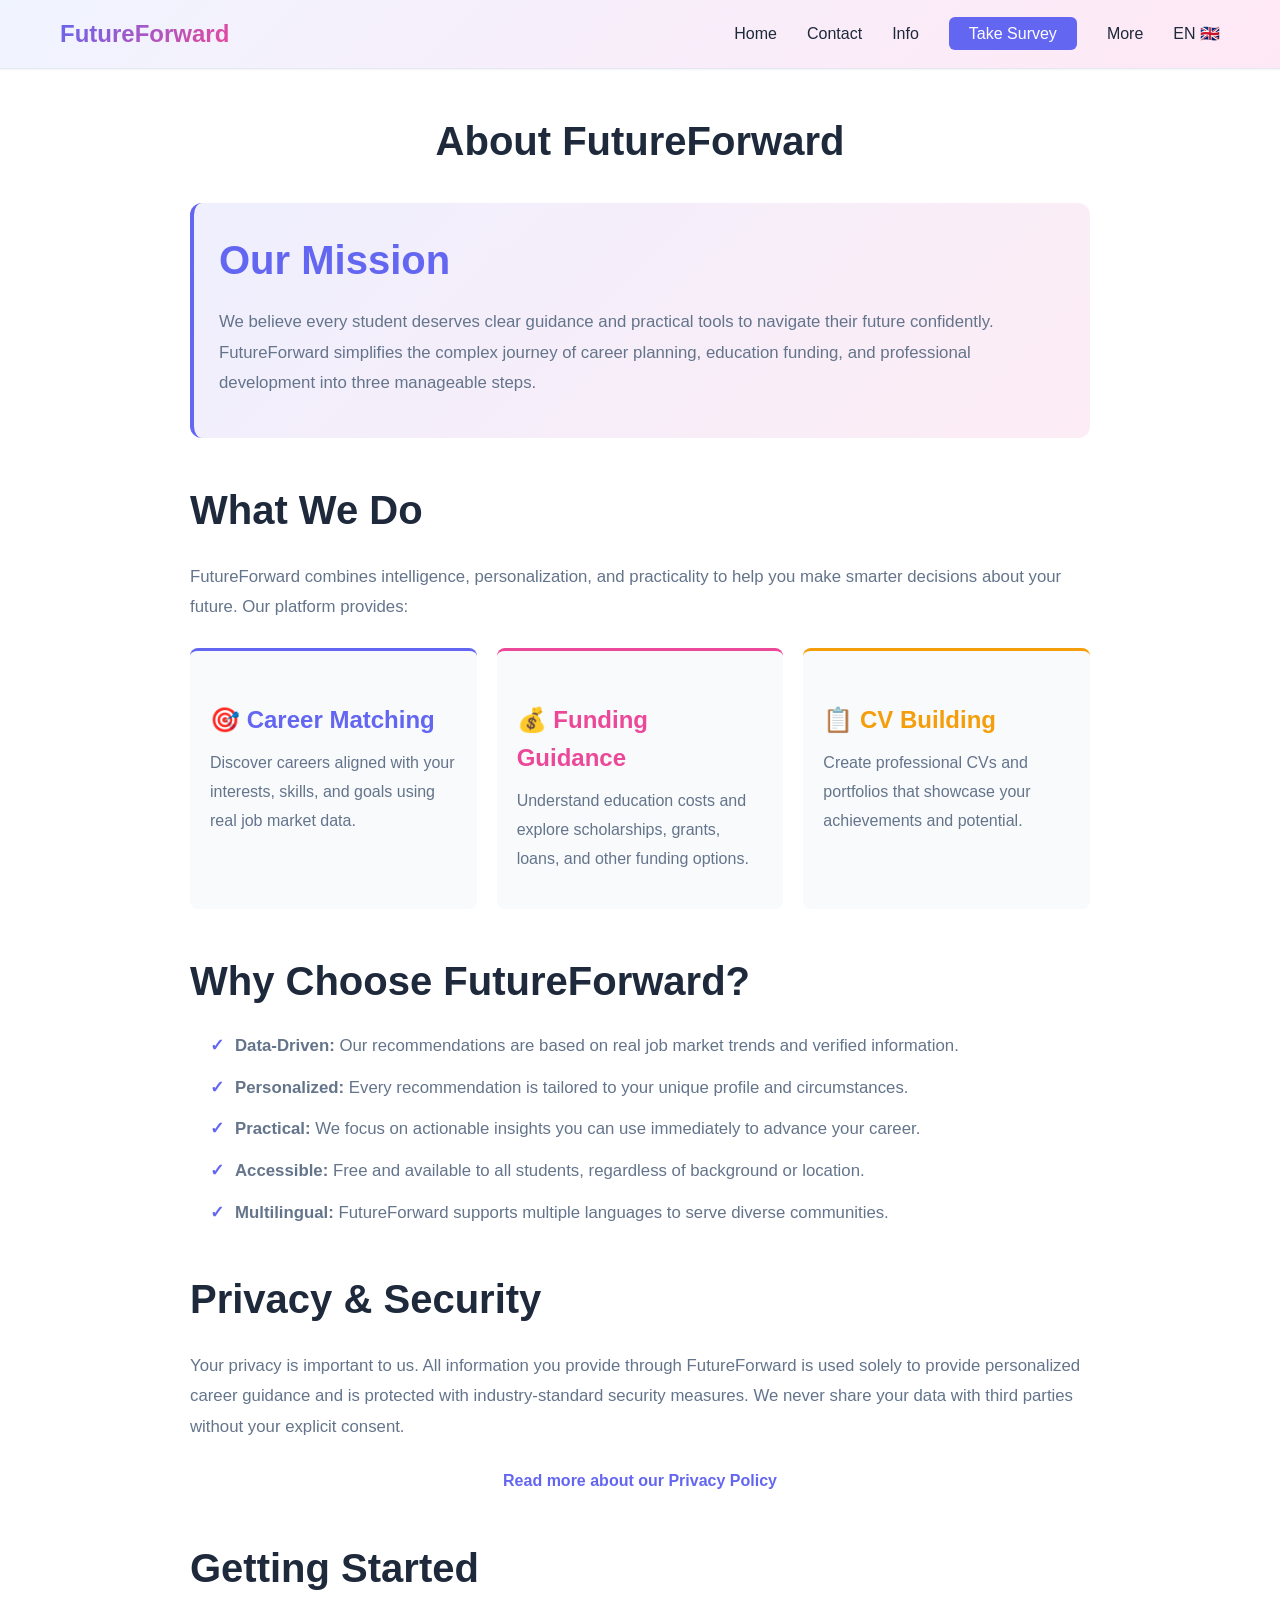
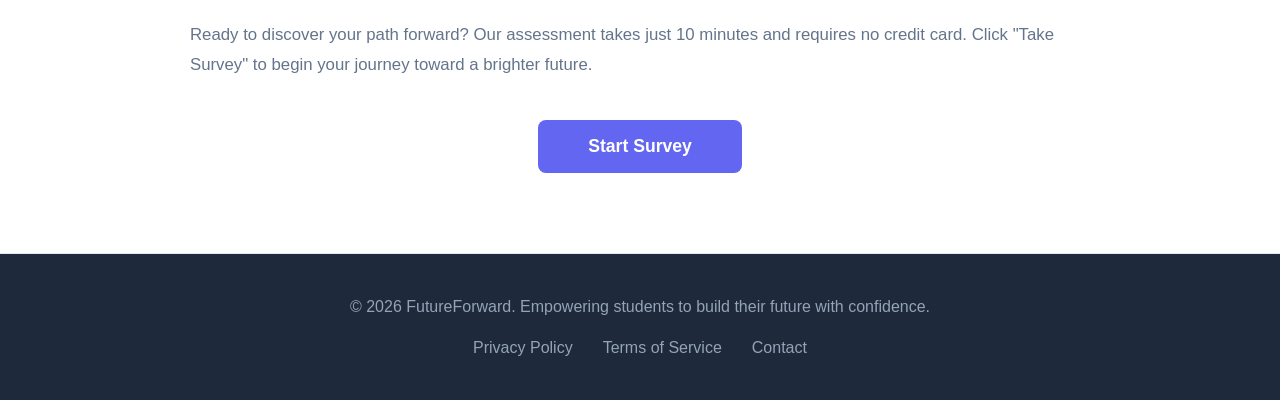
<file: info.html>
<!DOCTYPE html>
<html lang="en">
<head>
    <meta charset="UTF-8">
    <meta name="viewport" content="width=device-width, initial-scale=1.0">
    <title>About FutureForward - Your Career Guide</title>
    <link rel="stylesheet" href="style.css">
    <link rel="stylesheet" href="space-design.css">
</head>
<body>
    <!-- SPACE BACKGROUND & DECORATIVE ELEMENTS -->
    <div class="space-background"></div>
    <div class="grid-pattern"></div>
    <div class="gradient-overlay"></div>
    
    <!-- STARS -->
    <div class="star small" style="top: 10%; left: 5%; animation-delay: 0s;"></div>
    <div class="star medium" style="top: 20%; left: 15%; animation-delay: 1s;"></div>
    <div class="star large" style="top: 30%; left: 25%; animation-delay: 2s;"></div>
    <div class="star small" style="top: 15%; left: 35%; animation-delay: 1.5s;"></div>
    <div class="star medium" style="top: 40%; left: 10%; animation-delay: 2.5s;"></div>
    <div class="star large" style="top: 50%; left: 85%; animation-delay: 0.5s;"></div>
    <div class="star small" style="top: 60%; left: 90%; animation-delay: 1s;"></div>
    <div class="star medium" style="top: 70%; left: 80%; animation-delay: 1.5s;"></div>
    <div class="star large" style="top: 80%; left: 95%; animation-delay: 2s;"></div>
    <div class="star small" style="top: 25%; left: 80%; animation-delay: 0.8s;"></div>
    <div class="star medium" style="top: 75%; left: 20%; animation-delay: 1.2s;"></div>
    <div class="star large" style="top: 85%; left: 40%; animation-delay: 1.8s;"></div>
    
    <!-- PLANETS -->
    <div class="planet purple" style="width: 150px; height: 150px; top: 5%; left: 8%; animation: float-y 12s ease-in-out infinite;"></div>
    <div class="planet pink" style="width: 100px; height: 100px; top: 60%; right: 5%; animation: float-y 15s ease-in-out infinite; animation-delay: 2s;"></div>
    <div class="planet blue" style="width: 120px; height: 120px; bottom: 10%; left: 10%; animation: float-y 14s ease-in-out infinite; animation-delay: 1s;"></div>
    <div class="planet yellow" style="width: 80px; height: 80px; top: 30%; right: 15%; animation: float-y 16s ease-in-out infinite; animation-delay: 3s;"></div>
    
    <!-- GLOW ORBS -->
    <div class="glow-orb purple" style="width: 300px; height: 300px; top: 10%; left: 5%;"></div>
    <div class="glow-orb pink" style="width: 250px; height: 250px; bottom: 15%; right: 10%;"></div>
    <div class="glow-orb blue" style="width: 200px; height: 200px; top: 50%; left: 50%;"></div>
    
    <!-- DECORATIVE CIRCLES -->
    <div class="deco-circle" style="width: 400px; height: 400px; top: 5%; left: 2%;"></div>
    <div class="deco-circle" style="width: 300px; height: 300px; bottom: 5%; right: 2%;"></div>
    <div class="deco-circle" style="width: 250px; height: 250px; top: 50%; right: 10%;"></div>
    
    <!-- FLOATING LINES -->
    <div class="floating-line horizontal" style="top: 20%; left: 10%; animation-delay: 0s;"></div>
    <div class="floating-line horizontal" style="top: 60%; right: 15%; animation-delay: 2s;"></div>
    <div class="floating-line vertical" style="top: 30%; left: 5%; animation-delay: 1s;"></div>
    <div class="floating-line vertical" style="bottom: 20%; right: 5%; animation-delay: 3s;"></div>
    <div class="floating-line diagonal" style="top: 40%; left: 20%; animation-delay: 1.5s;"></div>
    
    <!-- Navigation -->
    <nav class="navbar">
        <div class="container">
            <div class="logo"><a href="index.html" style="text-decoration: none; color: inherit;">FutureForward</a></div>
            <ul class="nav-links">
                <li><a href="index.html" data-translate="home">Home</a></li>
                <li><a href="contact.html" data-translate="contact">Contact</a></li>
                <li><a href="info.html" data-translate="info">Info</a></li>
                <li><a href="app.html" class="nav-cta" data-translate="takeSurvey">Take Survey</a></li>
                <li class="nav-dropdown">
                    <button type="button" class="dropdown-toggle" data-translate="more">More</button>
                    <div class="dropdown-menu">
                        <a href="privacy.html" data-translate="privacyPolicy">Privacy Policy</a>
                        <a href="faq.html" data-translate="faq">FAQ</a>
                        <a href="terms.html" data-translate="termsOfService">Terms of Service</a>
                        <a href="reviews.html" data-translate="reviews">Reviews</a>
                    </div>
                </li>
                <li class="nav-dropdown">
                    <button type="button" class="dropdown-toggle" id="lang-toggle">EN</button>
                    <div class="dropdown-menu">
                        <a href="#" onclick="setLanguage('en')">English 🇬🇧</a>
                        <a href="#" onclick="setLanguage('ru')">Русский 🇷🇺</a>
                        <a href="#" onclick="setLanguage('kz')">Қазақша 🇰🇿</a>
                    </div>
                </li>
            </ul>
        </div>
    </nav>

    <!-- About Section -->
    <section class="policy-section" style="padding-top: 40px;">
        <div class="container">
            <h2 data-translate="aboutFutureForward" style="margin-bottom: 30px; text-align: center;">About FutureForward</h2>
            
            <div class="policy-content" style="max-width: 900px; margin: 0 auto;">
                
                <!-- Mission -->
                <div style="margin-bottom: 40px; padding: 25px; background: linear-gradient(135deg, rgba(99, 102, 241, 0.1), rgba(236, 72, 153, 0.1)); border-radius: 12px; border-left: 4px solid var(--primary-color);">
                    <h2 data-translate="ourMission" style="margin-bottom: 15px; color: var(--primary-color);">Our Mission</h2>
                    <p data-translate="missionDescription" style="font-size: 1.05rem; line-height: 1.8;">We believe every student deserves clear guidance and practical tools to navigate their future confidently. FutureForward simplifies the complex journey of career planning, education funding, and professional development into three manageable steps.</p>
                </div>

                <!-- What We Do -->
                <h2 data-translate="whatWeDo" style="margin: 40px 0 20px 0;">What We Do</h2>
                <p data-translate="whatWeDoDesc" style="margin-bottom: 25px; font-size: 1.05rem; line-height: 1.8;">FutureForward combines intelligence, personalization, and practicality to help you make smarter decisions about your future. Our platform provides:</p>

                <div style="display: grid; grid-template-columns: repeat(auto-fit, minmax(280px, 1fr)); gap: 20px; margin-bottom: 40px;">
                    <div style="padding: 20px; background: var(--background-light); border-radius: 8px; border-top: 3px solid var(--primary-color);">
                        <h3 style="margin-bottom: 10px; color: var(--primary-color);">🎯 <span data-translate="careerMatchInfo">Career Matching</span></h3>
                        <p data-translate="careerMatchInfoDesc" style="color: var(--text-gray);">Discover careers aligned with your interests, skills, and goals using real job market data.</p>
                    </div>

                    <div style="padding: 20px; background: var(--background-light); border-radius: 8px; border-top: 3px solid var(--secondary-color);">
                        <h3 style="margin-bottom: 10px; color: var(--secondary-color);">💰 <span data-translate="fundingGuidance">Funding Guidance</span></h3>
                        <p data-translate="fundingGuidanceDesc" style="color: var(--text-gray);">Understand education costs and explore scholarships, grants, loans, and other funding options.</p>
                    </div>

                    <div style="padding: 20px; background: var(--background-light); border-radius: 8px; border-top: 3px solid var(--accent-color);">
                        <h3 style="margin-bottom: 10px; color: var(--accent-color);">📋 <span data-translate="cvBuilding">CV Building</span></h3>
                        <p data-translate="cvBuildingDesc" style="color: var(--text-gray);">Create professional CVs and portfolios that showcase your achievements and potential.</p>
                    </div>
                </div>

                <!-- Why Choose -->
                <h2 data-translate="whyChooseFutureForward" style="margin: 40px 0 20px 0;">Why Choose FutureForward?</h2>
                
                <ul style="font-size: 1.05rem; line-height: 1.9; margin-bottom: 40px;">
                    <li style="margin-bottom: 15px;"><strong data-translate="datadriven">Data-Driven:</strong> <span data-translate="datadrivenDesc">Our recommendations are based on real job market trends and verified information.</span></li>
                    <li style="margin-bottom: 15px;"><strong data-translate="personalized">Personalized:</strong> <span data-translate="personalizedDesc">Every recommendation is tailored to your unique profile and circumstances.</span></li>
                    <li style="margin-bottom: 15px;"><strong data-translate="practical">Practical:</strong> <span data-translate="practicalDesc">We focus on actionable insights you can use immediately to advance your career.</span></li>
                    <li style="margin-bottom: 15px;"><strong data-translate="accessible">Accessible:</strong> <span data-translate="accessibleDesc">Free and available to all students, regardless of background or location.</span></li>
                    <li style="margin-bottom: 15px;"><strong data-translate="multilingual">Multilingual:</strong> <span data-translate="multilingualDesc">FutureForward supports multiple languages to serve diverse communities.</span></li>
                </ul>

                <!-- Privacy & Security -->
                <h2 data-translate="privacyAndSecurity" style="margin: 40px 0 20px 0;">Privacy & Security</h2>
                <p data-translate="privacyAndSecurityDesc" style="margin-bottom: 25px; font-size: 1.05rem; line-height: 1.8;">Your privacy is important to us. All information you provide through FutureForward is used solely to provide personalized career guidance and is protected with industry-standard security measures. We never share your data with third parties without your explicit consent.</p>
                <p style="text-align: center;"><a href="privacy.html" style="color: var(--primary-color); text-decoration: none; font-weight: 600;" data-translate="readMorePrivacy">Read more about our Privacy Policy</a></p>

                <!-- Getting Started -->
                <h2 data-translate="gettingStarted" style="margin: 40px 0 20px 0;">Getting Started</h2>
                <p data-translate="gettingStartedDesc" style="margin-bottom: 25px; font-size: 1.05rem; line-height: 1.8;">Ready to discover your path forward? Our assessment takes just 10 minutes and requires no credit card. Click "Take Survey" to begin your journey toward a brighter future.</p>

                <div style="text-align: center; margin-top: 40px;">
                    <button class="btn btn-primary btn-large" onclick="window.location.href='app.html'" data-translate="startSurvey">Start Survey</button>
                </div>

            </div>
        </div>
    </section>

    <!-- Footer -->
    <footer class="footer">
        <div class="container">
            <p data-translate="copyright">&copy; 2026 FutureForward. Empowering students to build their future with confidence.</p>
            <div class="footer-links">
                <a href="privacy.html" data-translate="privacyPolicy">Privacy Policy</a>
                <a href="terms.html" data-translate="termsOfService">Terms of Service</a>
                <a href="contact.html" data-translate="contact">Contact</a>
            </div>
        </div>
    </footer>

    <script src="script.js"></script>
</body>
</html>
</file>
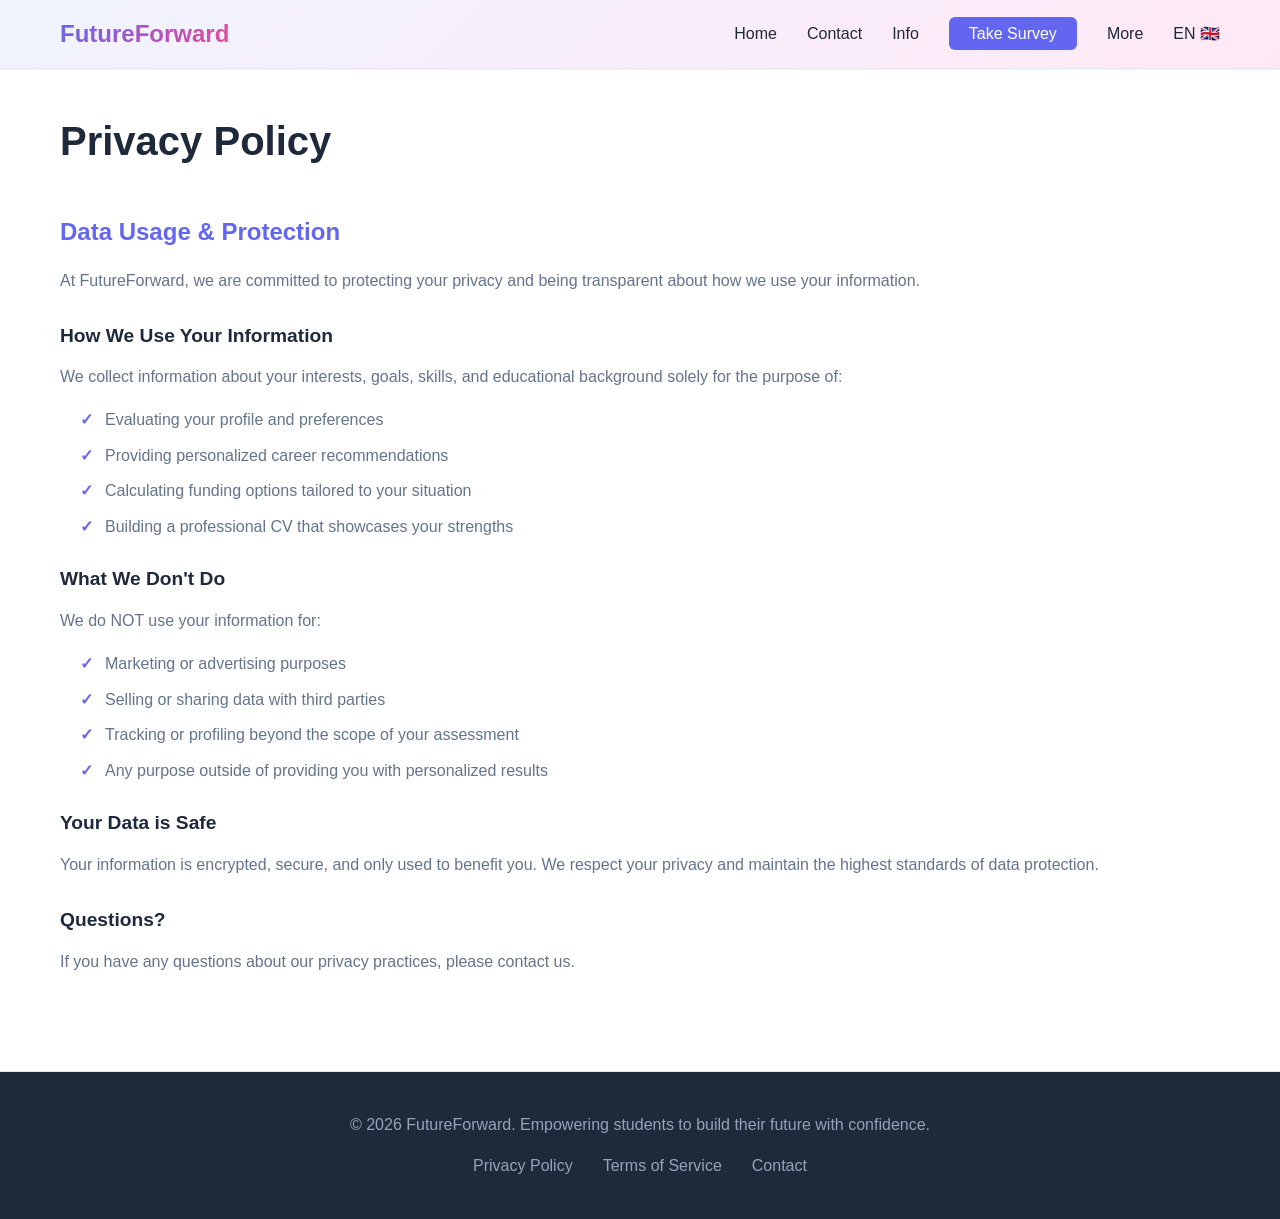
<file: privacy.html>
<!DOCTYPE html>
<html lang="en">
<head>
    <meta charset="UTF-8">
    <meta name="viewport" content="width=device-width, initial-scale=1.0">
    <title>Privacy Policy - FutureForward</title>
    <link rel="stylesheet" href="style.css">
    <link rel="stylesheet" href="space-design.css">
</head>
<body>
    <!-- SPACE BACKGROUND & DECORATIVE ELEMENTS -->
    <div class="space-background"></div>
    <div class="grid-pattern"></div>
    <div class="gradient-overlay"></div>
    
    <!-- STARS -->
    <div class="star small" style="top: 10%; left: 5%; animation-delay: 0s;"></div>
    <div class="star medium" style="top: 20%; left: 15%; animation-delay: 1s;"></div>
    <div class="star large" style="top: 30%; left: 25%; animation-delay: 2s;"></div>
    <div class="star small" style="top: 15%; left: 35%; animation-delay: 1.5s;"></div>
    <div class="star medium" style="top: 40%; left: 10%; animation-delay: 2.5s;"></div>
    <div class="star large" style="top: 50%; left: 85%; animation-delay: 0.5s;"></div>
    <div class="star small" style="top: 60%; left: 90%; animation-delay: 1s;"></div>
    <div class="star medium" style="top: 70%; left: 80%; animation-delay: 1.5s;"></div>
    <div class="star large" style="top: 80%; left: 95%; animation-delay: 2s;"></div>
    <div class="star small" style="top: 25%; left: 80%; animation-delay: 0.8s;"></div>
    <div class="star medium" style="top: 75%; left: 20%; animation-delay: 1.2s;"></div>
    <div class="star large" style="top: 85%; left: 40%; animation-delay: 1.8s;"></div>
    
    <!-- PLANETS -->
    <div class="planet purple" style="width: 150px; height: 150px; top: 5%; left: 8%; animation: float-y 12s ease-in-out infinite;"></div>
    <div class="planet pink" style="width: 100px; height: 100px; top: 60%; right: 5%; animation: float-y 15s ease-in-out infinite; animation-delay: 2s;"></div>
    <div class="planet blue" style="width: 120px; height: 120px; bottom: 10%; left: 10%; animation: float-y 14s ease-in-out infinite; animation-delay: 1s;"></div>
    <div class="planet yellow" style="width: 80px; height: 80px; top: 30%; right: 15%; animation: float-y 16s ease-in-out infinite; animation-delay: 3s;"></div>
    
    <!-- GLOW ORBS -->
    <div class="glow-orb purple" style="width: 300px; height: 300px; top: 10%; left: 5%;"></div>
    <div class="glow-orb pink" style="width: 250px; height: 250px; bottom: 15%; right: 10%;"></div>
    <div class="glow-orb blue" style="width: 200px; height: 200px; top: 50%; left: 50%;"></div>
    
    <!-- DECORATIVE CIRCLES -->
    <div class="deco-circle" style="width: 400px; height: 400px; top: 5%; left: 2%;"></div>
    <div class="deco-circle" style="width: 300px; height: 300px; bottom: 5%; right: 2%;"></div>
    <div class="deco-circle" style="width: 250px; height: 250px; top: 50%; right: 10%;"></div>
    
    <!-- FLOATING LINES -->
    <div class="floating-line horizontal" style="top: 20%; left: 10%; animation-delay: 0s;"></div>
    <div class="floating-line horizontal" style="top: 60%; right: 15%; animation-delay: 2s;"></div>
    <div class="floating-line vertical" style="top: 30%; left: 5%; animation-delay: 1s;"></div>
    <div class="floating-line vertical" style="bottom: 20%; right: 5%; animation-delay: 3s;"></div>
    <div class="floating-line diagonal" style="top: 40%; left: 20%; animation-delay: 1.5s;"></div>
    
    <!-- Navigation -->
    <nav class="navbar">
        <div class="container">
            <div class="logo"><a href="index.html" style="text-decoration: none; color: inherit;">FutureForward</a></div>
            <ul class="nav-links">
                <li><a href="index.html" data-translate="home">Home</a></li>
                <li><a href="contact.html" data-translate="contact">Contact</a></li>
                <li><a href="info.html" data-translate="info">Info</a></li>
                <li><a href="app.html" class="nav-cta" data-translate="takeSurvey">Take Survey</a></li>
                <li class="nav-dropdown">
                    <button type="button" class="dropdown-toggle" data-translate="more">More</button>
                    <div class="dropdown-menu">
                        <a href="privacy.html" data-translate="privacyPolicy">Privacy Policy</a>
                        <a href="faq.html" data-translate="faq">FAQ</a>
                        <a href="terms.html" data-translate="termsOfService">Terms of Service</a>
                        <a href="reviews.html" data-translate="reviews">Reviews</a>
                    </div>
                </li>
                <li class="nav-dropdown">
                    <button type="button" class="dropdown-toggle" id="lang-toggle">EN</button>
                    <div class="dropdown-menu">
                        <a href="#" onclick="setLanguage('en')">English 🇬🇧</a>
                        <a href="#" onclick="setLanguage('ru')">Русский 🇷🇺</a>
                        <a href="#" onclick="setLanguage('kz')">Қазақша 🇰🇿</a>
                    </div>
                </li>
            </ul>
        </div>
    </nav>

    <!-- Privacy Policy Section -->
    <section class="policy-section" style="padding-top: 40px;">
        <div class="container">
            <h2 data-translate="privacyPolicy">Privacy Policy</h2>
            <div class="policy-content">
                <h3 data-translate="privacyDataUsage">Data Usage & Protection</h3>
                <p data-translate="privacyIntro">At FutureForward, we are committed to protecting your privacy and being transparent about how we use your information.</p>
                
                <h4 data-translate="privacyHowUse">How We Use Your Information</h4>
                <p data-translate="privacyCollect">We collect information about your interests, goals, skills, and educational background solely for the purpose of:</p>
                <ul>
                    <li data-translate="privacyEvalProfile">Evaluating your profile and preferences</li>
                    <li data-translate="privacyCareerRec">Providing personalized career recommendations</li>
                    <li data-translate="privacyFunding">Calculating funding options tailored to your situation</li>
                    <li data-translate="privacyCV">Building a professional CV that showcases your strengths</li>
                </ul>
                
                <h4 data-translate="privacyDontDo">What We Don't Do</h4>
                <p data-translate="privacyNoUse">We do NOT use your information for:</p>
                <ul>
                    <li data-translate="privacyMarketing">Marketing or advertising purposes</li>
                    <li data-translate="privacySelling">Selling or sharing data with third parties</li>
                    <li data-translate="privacyTracking">Tracking or profiling beyond the scope of your assessment</li>
                    <li data-translate="privacyOtherPurpose">Any purpose outside of providing you with personalized results</li>
                </ul>
                
                <h4 data-translate="privacySafe">Your Data is Safe</h4>
                <p data-translate="privacySafeText">Your information is encrypted, secure, and only used to benefit you. We respect your privacy and maintain the highest standards of data protection.</p>
                
                <h4 data-translate="privacyQuestions">Questions?</h4>
                <p data-translate="privacyQuestionsText">If you have any questions about our privacy practices, please <a href="contact.html">contact us</a>.</p>
            </div>
        </div>
    </section>

    <!-- Footer -->
    <footer class="footer">
        <div class="container">
            <p data-translate="copyright">&copy; 2026 FutureForward. Empowering students to build their future with confidence.</p>
            <div class="footer-links">
                <a href="privacy.html" data-translate="privacyPolicy">Privacy Policy</a>
                <a href="terms.html" data-translate="termsOfService">Terms of Service</a>
                <a href="contact.html" data-translate="contact">Contact</a>
            </div>
        </div>
    </footer>

    <script src="script.js"></script>
</body>
</html>
</file>
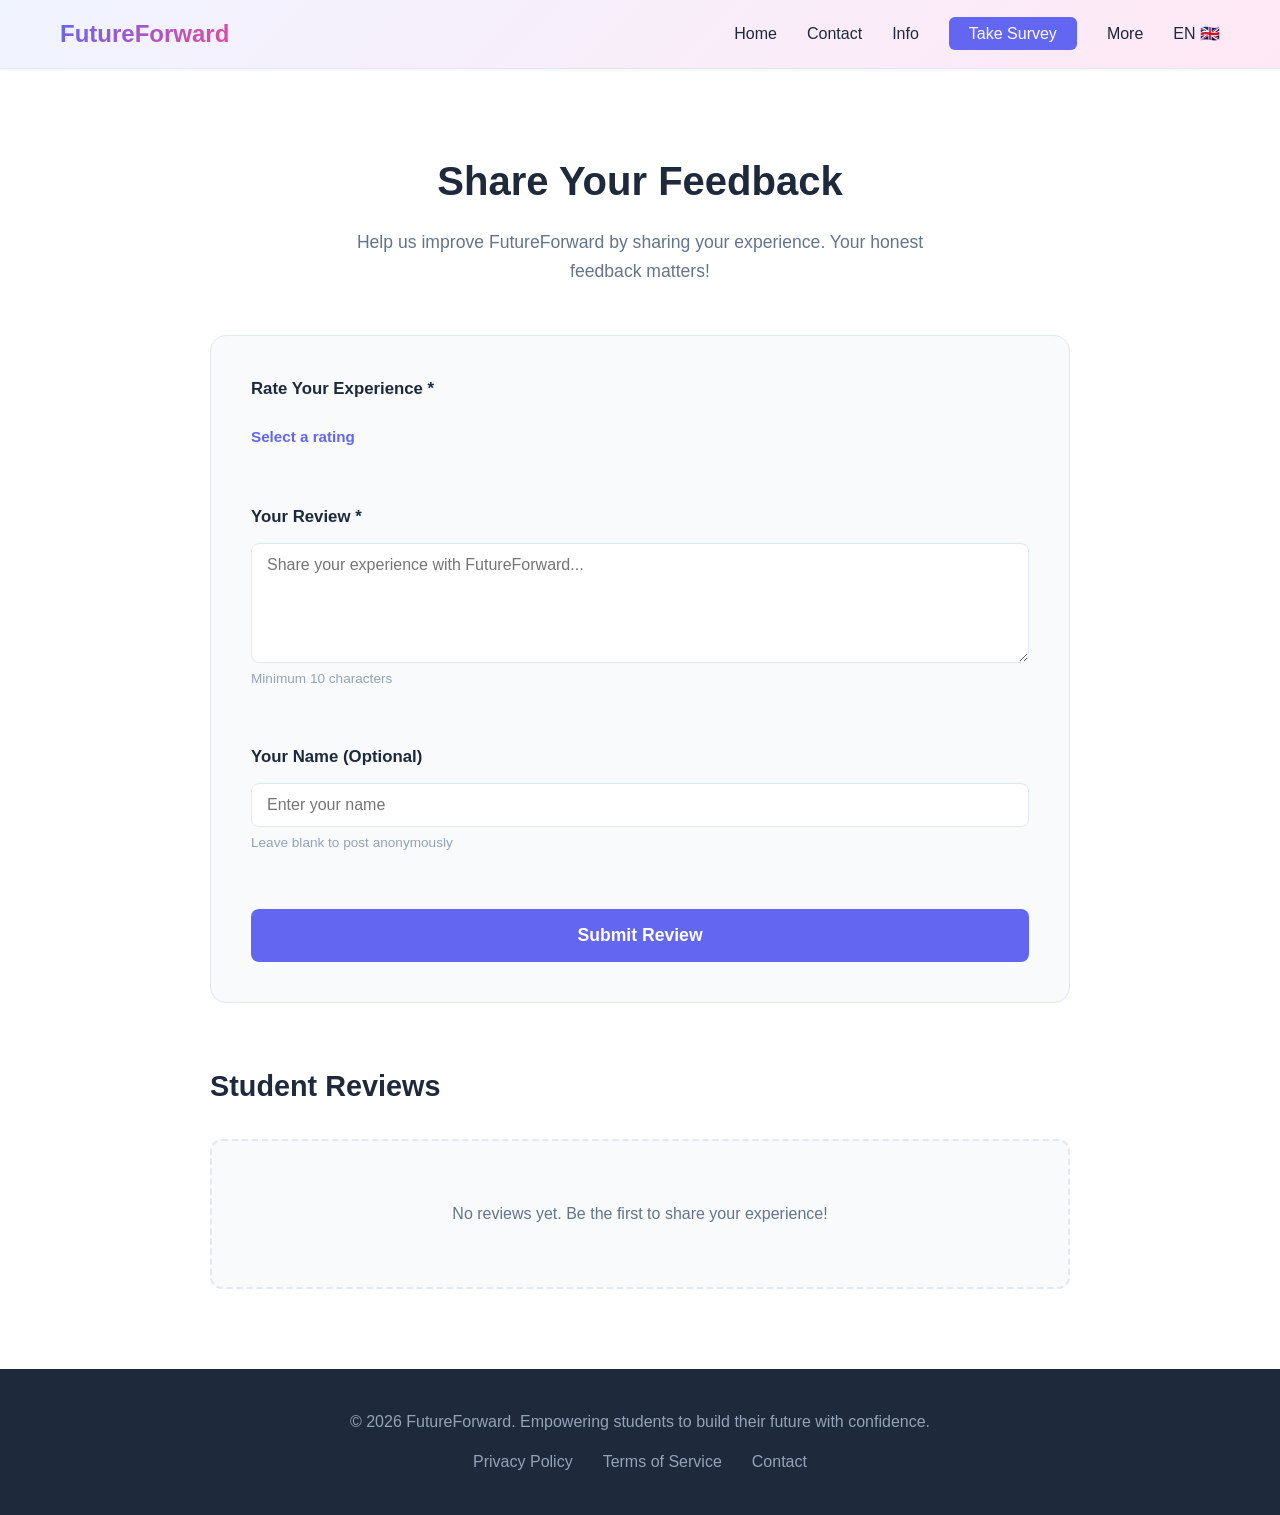
<file: reviews.html>
<!DOCTYPE html>
<html lang="en">
<head>
    <meta charset="UTF-8">
    <meta name="viewport" content="width=device-width, initial-scale=1.0">
    <title>Reviews - FutureForward</title>
    <link rel="stylesheet" href="style.css">
    <link rel="stylesheet" href="space-design.css">
</head>
<body>
    <!-- SPACE BACKGROUND & DECORATIVE ELEMENTS -->
    <div class="space-background"></div>
    <div class="grid-pattern"></div>
    <div class="gradient-overlay"></div>
    
    <!-- STARS -->
    <div class="star small" style="top: 10%; left: 5%; animation-delay: 0s;"></div>
    <div class="star medium" style="top: 20%; left: 15%; animation-delay: 1s;"></div>
    <div class="star large" style="top: 30%; left: 25%; animation-delay: 2s;"></div>
    <div class="star small" style="top: 15%; left: 35%; animation-delay: 1.5s;"></div>
    <div class="star medium" style="top: 40%; left: 10%; animation-delay: 2.5s;"></div>
    <div class="star large" style="top: 50%; left: 85%; animation-delay: 0.5s;"></div>
    <div class="star small" style="top: 60%; left: 90%; animation-delay: 1s;"></div>
    <div class="star medium" style="top: 70%; left: 80%; animation-delay: 1.5s;"></div>
    <div class="star large" style="top: 80%; left: 95%; animation-delay: 2s;"></div>
    <div class="star small" style="top: 25%; left: 80%; animation-delay: 0.8s;"></div>
    <div class="star medium" style="top: 75%; left: 20%; animation-delay: 1.2s;"></div>
    <div class="star large" style="top: 85%; left: 40%; animation-delay: 1.8s;"></div>
    
    <!-- PLANETS -->
    <div class="planet purple" style="width: 150px; height: 150px; top: 5%; left: 8%; animation: float-y 12s ease-in-out infinite;"></div>
    <div class="planet pink" style="width: 100px; height: 100px; top: 60%; right: 5%; animation: float-y 15s ease-in-out infinite; animation-delay: 2s;"></div>
    <div class="planet blue" style="width: 120px; height: 120px; bottom: 10%; left: 10%; animation: float-y 14s ease-in-out infinite; animation-delay: 1s;"></div>
    <div class="planet yellow" style="width: 80px; height: 80px; top: 30%; right: 15%; animation: float-y 16s ease-in-out infinite; animation-delay: 3s;"></div>
    
    <!-- GLOW ORBS -->
    <div class="glow-orb purple" style="width: 300px; height: 300px; top: 10%; left: 5%;"></div>
    <div class="glow-orb pink" style="width: 250px; height: 250px; bottom: 15%; right: 10%;"></div>
    <div class="glow-orb blue" style="width: 200px; height: 200px; top: 50%; left: 50%;"></div>
    
    <!-- DECORATIVE CIRCLES -->
    <div class="deco-circle" style="width: 400px; height: 400px; top: 5%; left: 2%;"></div>
    <div class="deco-circle" style="width: 300px; height: 300px; bottom: 5%; right: 2%;"></div>
    <div class="deco-circle" style="width: 250px; height: 250px; top: 50%; right: 10%;"></div>
    
    <!-- FLOATING LINES -->
    <div class="floating-line horizontal" style="top: 20%; left: 10%; animation-delay: 0s;"></div>
    <div class="floating-line horizontal" style="top: 60%; right: 15%; animation-delay: 2s;"></div>
    <div class="floating-line vertical" style="top: 30%; left: 5%; animation-delay: 1s;"></div>
    <div class="floating-line vertical" style="bottom: 20%; right: 5%; animation-delay: 3s;"></div>
    <div class="floating-line diagonal" style="top: 40%; left: 20%; animation-delay: 1.5s;"></div>
    
    <!-- Navigation -->
    <nav class="navbar">
        <div class="container">
            <div class="logo"><a href="index.html" style="text-decoration: none; color: inherit;">FutureForward</a></div>
            <ul class="nav-links">
                <li><a href="index.html" data-translate="home">Home</a></li>
                <li><a href="contact.html" data-translate="contact">Contact</a></li>
                <li><a href="info.html" data-translate="info">Info</a></li>
                <li><a href="app.html" class="nav-cta" data-translate="takeSurvey">Take Survey</a></li>
                <li class="nav-dropdown">
                    <button type="button" class="dropdown-toggle" data-translate="more">More</button>
                    <div class="dropdown-menu">
                        <a href="privacy.html" data-translate="privacyPolicy">Privacy Policy</a>
                        <a href="terms.html" data-translate="termsOfService">Terms of Service</a>
                        <a href="contact.html" data-translate="contact">Contact</a>
                    </div>
                </li>
                <li class="nav-dropdown">
                    <button type="button" class="dropdown-toggle" id="lang-toggle">EN</button>
                    <div class="dropdown-menu">
                        <a href="#" onclick="setLanguage('en')">English 🇬🇧</a>
                        <a href="#" onclick="setLanguage('ru')">Русский 🇷🇺</a>
                        <a href="#" onclick="setLanguage('kz')">Қазақша 🇰🇿</a>
                    </div>
                </li>
            </ul>
        </div>
    </nav>

    <!-- Reviews Section -->
    <section class="reviews-page">
        <div class="container">
            <h2 data-translate="shareYourFeedback">Share Your Feedback</h2>
            <p class="reviews-intro" data-translate="helpUsImprove">Help us improve FutureForward by sharing your experience. Your honest feedback matters!</p>

            <!-- Review Form -->
            <div class="review-form-container">
                <form id="reviewForm" class="review-form">
                    <div class="form-group">
                        <label for="rating" data-translate="rateYourExperience">Rate Your Experience *</label>
                        <div class="star-rating" id="starRating">
                            <span class="star" data-rating="1">★</span>
                            <span class="star" data-rating="2">★</span>
                            <span class="star" data-rating="3">★</span>
                            <span class="star" data-rating="4">★</span>
                            <span class="star" data-rating="5">★</span>
                        </div>
                        <input type="hidden" id="rating" name="rating" value="">
                        <div class="rating-display" id="ratingDisplay">Select a rating</div>
                    </div>

                    <div class="form-group">
                        <label for="review" data-translate="yourReview">Your Review *</label>
                        <textarea id="review" name="review" placeholder="Share your experience with FutureForward..." rows="5" required></textarea>
                        <small data-translate="minimumCharacters">Minimum 10 characters</small>
                    </div>

                    <div class="form-group">
                        <label for="name" data-translate="yourName">Your Name (Optional)</label>
                        <input type="text" id="name" name="name" placeholder="Enter your name">
                        <small data-translate="leaveBlankAnonymously">Leave blank to post anonymously</small>
                    </div>

                    <button type="submit" class="btn btn-primary btn-large" data-translate="submitReview">Submit Review</button>
                </form>
            </div>

            <!-- Reviews Display -->
            <div class="reviews-container">
                <h3 data-translate="studentReviews">Student Reviews</h3>
                <div id="reviewsList" class="reviews-list">
                    <div class="reviews-placeholder">
                        <p data-translate="noReviewsYet">No reviews yet. Be the first to share your experience!</p>
                    </div>
                </div>
            </div>
        </div>
    </section>

    <!-- Footer -->
    <footer class="footer">
        <div class="container">
            <p data-translate="copyright">&copy; 2026 FutureForward. Empowering students to build their future with confidence.</p>
            <div class="footer-links">
                <a href="privacy.html" data-translate="privacyPolicy">Privacy Policy</a>
                <a href="terms.html" data-translate="termsOfService">Terms of Service</a>
                <a href="contact.html" data-translate="contact">Contact</a>
            </div>
        </div>
    </footer>

    <script src="script.js"></script>
    <script>
        // Star rating functionality
        const stars = document.querySelectorAll('.star');
        const ratingInput = document.getElementById('rating');
        const ratingDisplay = document.getElementById('ratingDisplay');
        let currentRating = 0;

        const ratingLabels = {
            1: '⭐ Poor',
            2: '⭐⭐ Fair',
            3: '⭐⭐⭐ Good',
            4: '⭐⭐⭐⭐ Very Good',
            5: '⭐⭐⭐⭐⭐ Excellent'
        };

        stars.forEach(star => {
            star.addEventListener('click', function() {
                currentRating = this.dataset.rating;
                ratingInput.value = currentRating;
                ratingDisplay.textContent = ratingLabels[currentRating];
                
                // Update visual state
                stars.forEach(s => {
                    if(s.dataset.rating <= currentRating) {
                        s.classList.add('active');
                    } else {
                        s.classList.remove('active');
                    }
                });
            });

            star.addEventListener('mouseover', function() {
                const hoverRating = this.dataset.rating;
                stars.forEach(s => {
                    if(s.dataset.rating <= hoverRating) {
                        s.classList.add('hover');
                    } else {
                        s.classList.remove('hover');
                    }
                });
            });
        });

        document.getElementById('starRating').addEventListener('mouseout', function() {
            stars.forEach(s => s.classList.remove('hover'));
        });

        // Form submission
        document.getElementById('reviewForm').addEventListener('submit', function(e) {
            e.preventDefault();

            if(!ratingInput.value) {
                alert('Please select a rating');
                return;
            }

            if(document.getElementById('review').value.length < 10) {
                alert('Review must be at least 10 characters');
                return;
            }

            const review = {
                rating: ratingInput.value,
                text: document.getElementById('review').value,
                name: document.getElementById('name').value || 'Anonymous',
                date: new Date().toLocaleDateString()
            };

            // Get existing reviews from localStorage
            let reviews = JSON.parse(localStorage.getItem('futureforwardReviews')) || [];
            reviews.unshift(review);
            localStorage.setItem('futureforwardReviews', JSON.stringify(reviews));

            // Reset form
            this.reset();
            ratingInput.value = '';
            ratingDisplay.textContent = 'Select a rating';
            stars.forEach(s => s.classList.remove('active'));

            // Refresh reviews display
            displayReviews();

            alert('Thank you for your review!');
        });

        function displayReviews() {
            const reviews = JSON.parse(localStorage.getItem('futureforwardReviews')) || [];
            const reviewsList = document.getElementById('reviewsList');

            if(reviews.length === 0) {
                reviewsList.innerHTML = '<div class="reviews-placeholder"><p>No reviews yet. Be the first to share your experience!</p></div>';
                return;
            }

            reviewsList.innerHTML = reviews.map(review => `
                <div class="review-item">
                    <div class="review-header">
                        <div class="review-rating">${'★'.repeat(review.rating)}${'☆'.repeat(5 - review.rating)}</div>
                        <div class="review-meta">
                            <strong>${review.name}</strong>
                            <span class="review-date">${review.date}</span>
                        </div>
                    </div>
                    <p class="review-text">${review.text}</p>
                </div>
            `).join('');
        }

        // Load reviews on page load
        displayReviews();
    </script>
</body>
</html>
</file>
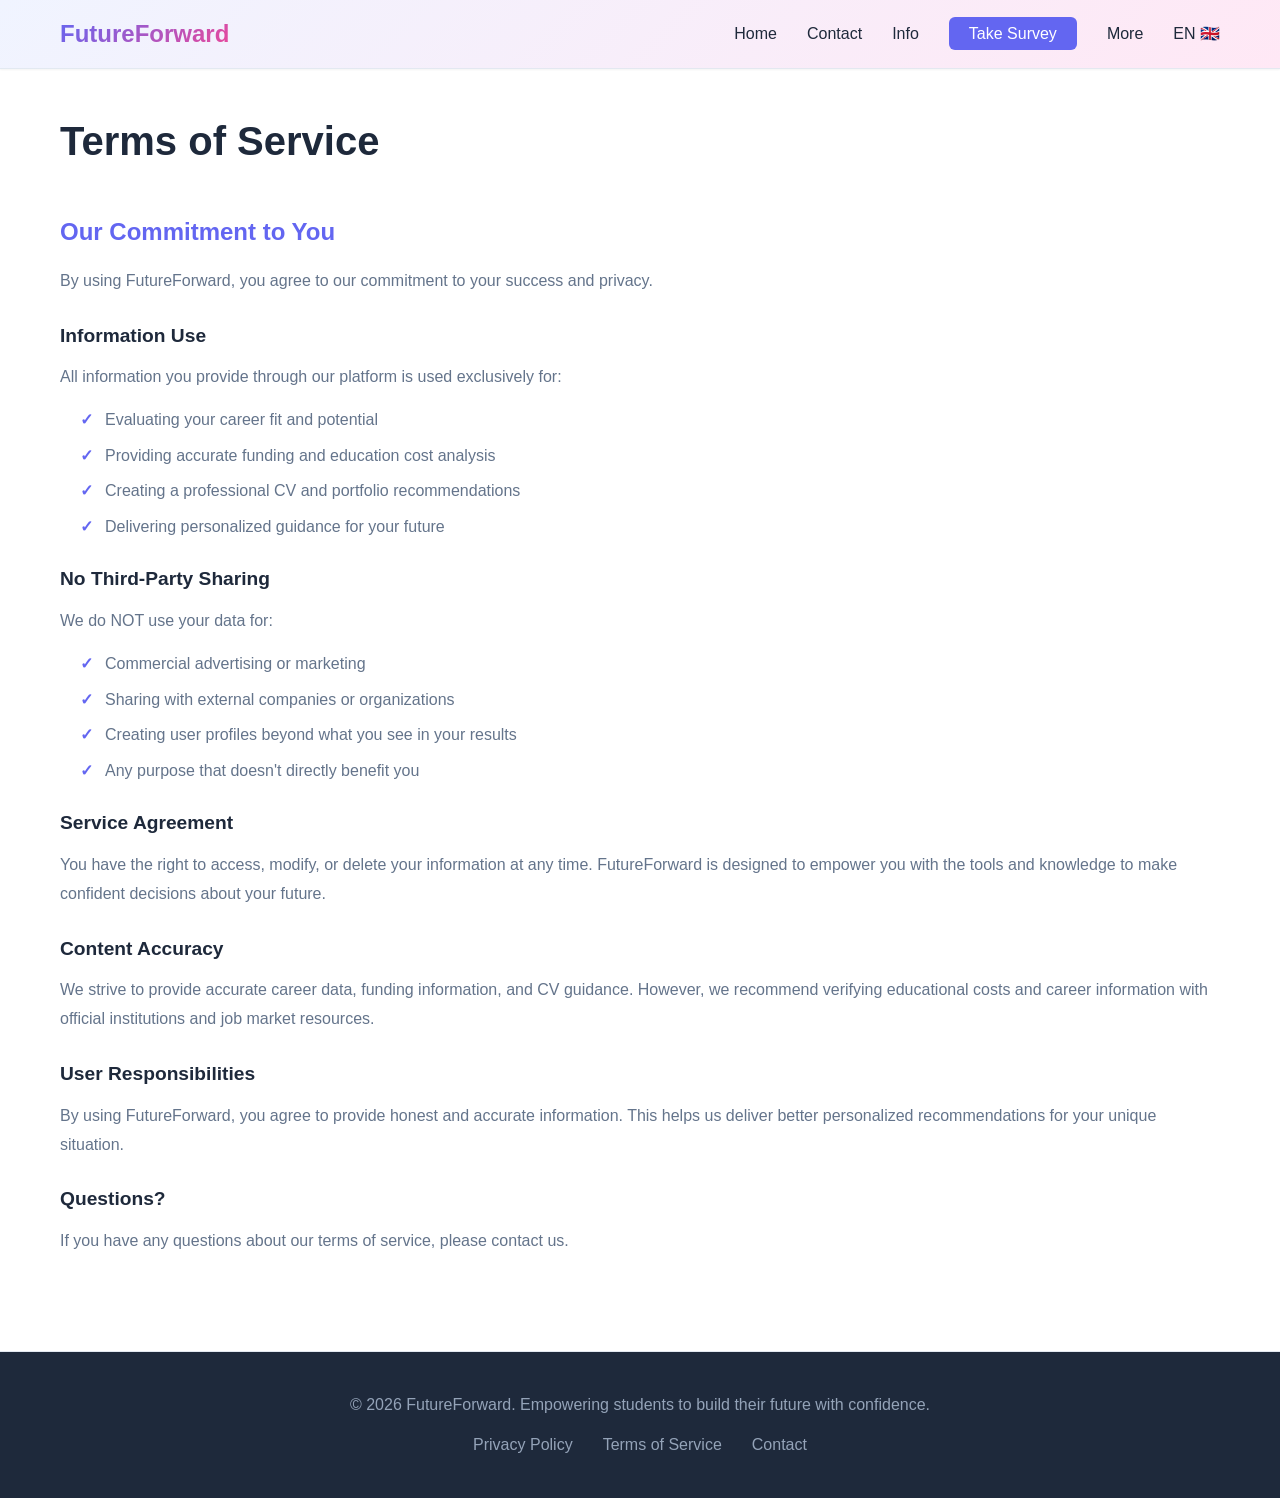
<file: terms.html>
<!DOCTYPE html>
<html lang="en">
<head>
    <meta charset="UTF-8">
    <meta name="viewport" content="width=device-width, initial-scale=1.0">
    <title>Terms of Service - FutureForward</title>
    <link rel="stylesheet" href="style.css">
    <link rel="stylesheet" href="space-design.css">
</head>
<body>
    <!-- SPACE BACKGROUND & DECORATIVE ELEMENTS -->
    <div class="space-background"></div>
    <div class="grid-pattern"></div>
    <div class="gradient-overlay"></div>
    
    <!-- STARS -->
    <div class="star small" style="top: 10%; left: 5%; animation-delay: 0s;"></div>
    <div class="star medium" style="top: 20%; left: 15%; animation-delay: 1s;"></div>
    <div class="star large" style="top: 30%; left: 25%; animation-delay: 2s;"></div>
    <div class="star small" style="top: 15%; left: 35%; animation-delay: 1.5s;"></div>
    <div class="star medium" style="top: 40%; left: 10%; animation-delay: 2.5s;"></div>
    <div class="star large" style="top: 50%; left: 85%; animation-delay: 0.5s;"></div>
    <div class="star small" style="top: 60%; left: 90%; animation-delay: 1s;"></div>
    <div class="star medium" style="top: 70%; left: 80%; animation-delay: 1.5s;"></div>
    <div class="star large" style="top: 80%; left: 95%; animation-delay: 2s;"></div>
    <div class="star small" style="top: 25%; left: 80%; animation-delay: 0.8s;"></div>
    <div class="star medium" style="top: 75%; left: 20%; animation-delay: 1.2s;"></div>
    <div class="star large" style="top: 85%; left: 40%; animation-delay: 1.8s;"></div>
    
    <!-- PLANETS -->
    <div class="planet purple" style="width: 150px; height: 150px; top: 5%; left: 8%; animation: float-y 12s ease-in-out infinite;"></div>
    <div class="planet pink" style="width: 100px; height: 100px; top: 60%; right: 5%; animation: float-y 15s ease-in-out infinite; animation-delay: 2s;"></div>
    <div class="planet blue" style="width: 120px; height: 120px; bottom: 10%; left: 10%; animation: float-y 14s ease-in-out infinite; animation-delay: 1s;"></div>
    <div class="planet yellow" style="width: 80px; height: 80px; top: 30%; right: 15%; animation: float-y 16s ease-in-out infinite; animation-delay: 3s;"></div>
    
    <!-- GLOW ORBS -->
    <div class="glow-orb purple" style="width: 300px; height: 300px; top: 10%; left: 5%;"></div>
    <div class="glow-orb pink" style="width: 250px; height: 250px; bottom: 15%; right: 10%;"></div>
    <div class="glow-orb blue" style="width: 200px; height: 200px; top: 50%; left: 50%;"></div>
    
    <!-- DECORATIVE CIRCLES -->
    <div class="deco-circle" style="width: 400px; height: 400px; top: 5%; left: 2%;"></div>
    <div class="deco-circle" style="width: 300px; height: 300px; bottom: 5%; right: 2%;"></div>
    <div class="deco-circle" style="width: 250px; height: 250px; top: 50%; right: 10%;"></div>
    
    <!-- FLOATING LINES -->
    <div class="floating-line horizontal" style="top: 20%; left: 10%; animation-delay: 0s;"></div>
    <div class="floating-line horizontal" style="top: 60%; right: 15%; animation-delay: 2s;"></div>
    <div class="floating-line vertical" style="top: 30%; left: 5%; animation-delay: 1s;"></div>
    <div class="floating-line vertical" style="bottom: 20%; right: 5%; animation-delay: 3s;"></div>
    <div class="floating-line diagonal" style="top: 40%; left: 20%; animation-delay: 1.5s;"></div>
    
    <!-- Navigation -->
    <nav class="navbar">
        <div class="container">
            <div class="logo"><a href="index.html" style="text-decoration: none; color: inherit;">FutureForward</a></div>
            <ul class="nav-links">
                <li><a href="index.html" data-translate="home">Home</a></li>
                <li><a href="contact.html" data-translate="contact">Contact</a></li>
                <li><a href="info.html" data-translate="info">Info</a></li>
                <li><a href="app.html" class="nav-cta" data-translate="takeSurvey">Take Survey</a></li>
                <li class="nav-dropdown">
                    <button type="button" class="dropdown-toggle" data-translate="more">More</button>
                    <div class="dropdown-menu">
                        <a href="privacy.html" data-translate="privacyPolicy">Privacy Policy</a>
                        <a href="faq.html" data-translate="faq">FAQ</a>
                        <a href="terms.html" data-translate="termsOfService">Terms of Service</a>
                        <a href="reviews.html" data-translate="reviews">Reviews</a>
                    </div>
                </li>
                <li class="nav-dropdown">
                    <button type="button" class="dropdown-toggle" id="lang-toggle">EN</button>
                    <div class="dropdown-menu">
                        <a href="#" onclick="setLanguage('en')">English 🇬🇧</a>
                        <a href="#" onclick="setLanguage('ru')">Русский 🇷🇺</a>
                        <a href="#" onclick="setLanguage('kz')">Қазақша 🇰🇿</a>
                    </div>
                </li>
            </ul>
        </div>
    </nav>

    <!-- Terms of Service Section -->
    <section class="policy-section" style="padding-top: 40px;">
        <div class="container">
            <h2 data-translate="termsOfService">Terms of Service</h2>
            <div class="policy-content">
                <h3 data-translate="termsCommitment">Our Commitment to You</h3>
                <p data-translate="termsCommitmentText">By using FutureForward, you agree to our commitment to your success and privacy.</p>
                
                <h4 data-translate="termsInfoUse">Information Use</h4>
                <p data-translate="termsInfoUseIntro">All information you provide through our platform is used exclusively for:</p>
                <ul>
                    <li data-translate="termsEvalCareer">Evaluating your career fit and potential</li>
                    <li data-translate="termsAccurateFunding">Providing accurate funding and education cost analysis</li>
                    <li data-translate="termsProfessionalCV">Creating a professional CV and portfolio recommendations</li>
                    <li data-translate="termsDeliverGuidance">Delivering personalized guidance for your future</li>
                </ul>
                
                <h4 data-translate="termsNoThirdParty">No Third-Party Sharing</h4>
                <p data-translate="termsNoUse">We do NOT use your data for:</p>
                <ul>
                    <li data-translate="termsCommercial">Commercial advertising or marketing</li>
                    <li data-translate="termsSharing">Sharing with external companies or organizations</li>
                    <li data-translate="termsProfiles">Creating user profiles beyond what you see in your results</li>
                    <li data-translate="termsDirectBenefit">Any purpose that doesn't directly benefit you</li>
                </ul>
                
                <h4 data-translate="termsServiceAgreement">Service Agreement</h4>
                <p data-translate="termsServiceAgreementText">You have the right to access, modify, or delete your information at any time. FutureForward is designed to empower you with the tools and knowledge to make confident decisions about your future.</p>
                
                <h4 data-translate="termsContentAccuracy">Content Accuracy</h4>
                <p data-translate="termsContentAccuracyText">We strive to provide accurate career data, funding information, and CV guidance. However, we recommend verifying educational costs and career information with official institutions and job market resources.</p>
                
                <h4 data-translate="termsUserResponsibilities">User Responsibilities</h4>
                <p data-translate="termsUserResponsibilitiesText">By using FutureForward, you agree to provide honest and accurate information. This helps us deliver better personalized recommendations for your unique situation.</p>
                
                <h4 data-translate="termsQuestionsTerms">Questions?</h4>
                <p data-translate="termsQuestionsText">If you have any questions about our terms of service, please <a href="contact.html">contact us</a>.</p>
            </div>
        </div>
    </section>

    <!-- Footer -->
    <footer class="footer">
        <div class="container">
            <p data-translate="copyright">&copy; 2026 FutureForward. Empowering students to build their future with confidence.</p>
            <div class="footer-links">
                <a href="privacy.html" data-translate="privacyPolicy">Privacy Policy</a>
                <a href="terms.html" data-translate="termsOfService">Terms of Service</a>
                <a href="contact.html" data-translate="contact">Contact</a>
            </div>
        </div>
    </footer>

    <script src="script.js"></script>
</body>
</html>
</file>
<file: style.css>
/* ============================================
   VARIABLES & GLOBAL STYLES
   ============================================ */

:root {
    --primary-color: #6366f1;
    --primary-dark: #4f46e5;
    --secondary-color: #ec4899;
    --accent-color: #f59e0b;
    --background-light: #f8fafc;
    --background-white: #ffffff;
    --text-dark: #1e293b;
    --text-gray: #64748b;
    --text-light: #94a3b8;
    --border-color: #e2e8f0;
    --shadow-sm: 0 1px 2px 0 rgba(0, 0, 0, 0.05);
    --shadow-md: 0 4px 6px -1px rgba(0, 0, 0, 0.1);
    --shadow-lg: 0 10px 15px -3px rgba(0, 0, 0, 0.1);
    --navbar-background: linear-gradient(135deg, #f0f4ff 0%, #ffe8f5 100%);
    --dropdown-background: #ffffff;
    --navbar-border: rgba(226, 232, 240, 0.9);
    --navbar-text: #1e293b;
    --dropdown-hover: var(--background-light);
    --dropdown-border: var(--border-color);
    --dropdown-shadow: var(--shadow-lg);
    --transition: all 0.3s cubic-bezier(0.4, 0, 0.2, 1);
}

/* Dark Mode Support */
@media (prefers-color-scheme: dark) {
    :root {
        --primary-color: #8b5cf6;
        --primary-dark: #7c3aed;
        --secondary-color: #ec4899;
        --accent-color: #f59e0b;
        --background-light: #1a1f3a;
        --background-white: #0f172a;
        --text-dark: #e2e8f0;
        --text-gray: #cbd5e1;
        --text-light: #94a3b8;
        --border-color: #334155;
        --shadow-sm: 0 1px 2px 0 rgba(0, 0, 0, 0.5);
        --shadow-md: 0 4px 6px -1px rgba(0, 0, 0, 0.6);
        --shadow-lg: 0 10px 15px -3px rgba(0, 0, 0, 0.7);
        --navbar-background: linear-gradient(135deg, #111827 0%, #1f2937 100%);
        --dropdown-background: #111827;
        --navbar-border: rgba(255, 255, 255, 0.08);
        --navbar-text: #e2e8f0;
        --dropdown-hover: rgba(255, 255, 255, 0.05);
        --dropdown-border: #334155;
        --dropdown-shadow: 0 10px 25px -8px rgba(0, 0, 0, 0.7);
    }
}

* {
    margin: 0;
    padding: 0;
    box-sizing: border-box;
}

html {
    scroll-behavior: smooth;
}

body {
    font-family: 'Segoe UI', Tahoma, Geneva, Verdana, sans-serif;
    background-color: var(--background-white);
    color: var(--text-dark);
    line-height: 1.6;
    font-size: 16px;
}

/* ============================================
   CONTAINER
   ============================================ */

.container {
    max-width: 1200px;
    margin: 0 auto;
    padding: 0 20px;
}

/* ============================================
   NAVIGATION BAR
   ============================================ */

.navbar {
    position: sticky;
    top: 0;
    background: var(--navbar-background);
    border-bottom: 1px solid var(--navbar-border);
    box-shadow: var(--shadow-sm);
    z-index: 100;
}

.navbar .container {
    display: flex;
    justify-content: space-between;
    align-items: center;
    padding: 15px 20px;
}

.logo {
    font-size: 24px;
    font-weight: 700;
    background: linear-gradient(135deg, var(--primary-color), var(--secondary-color));
    -webkit-background-clip: text;
    -webkit-text-fill-color: transparent;
    background-clip: text;
    display: inline-flex;
    align-items: center;
}

.logo a {
    text-decoration: none;
    color: inherit;
}

.navbar-logo {
    height: 32px;
    width: auto;
    max-width: 40px;
    object-fit: contain;
    display: inline-block;
    margin-right: 8px;
    vertical-align: middle;
}

.nav-links {
    display: flex;
    list-style: none;
    gap: 30px;
    align-items: center;
}

.nav-links a {
    text-decoration: none;
    color: var(--navbar-text);
    font-weight: 500;
    transition: var(--transition);
}

.nav-links a:hover {
    color: var(--primary-color);
}

.nav-dropdown {
    position: relative;
}

.dropdown-toggle {
    background: none;
    border: none;
    color: var(--navbar-text);
    font-weight: 500;
    cursor: pointer;
    font-size: 1rem;
    padding: 0;
    transition: var(--transition);
    font-family: inherit;
    text-decoration: none;
}

.dropdown-toggle:hover {
    color: var(--primary-color);
}

.dropdown-menu {
    position: absolute;
    top: 100%;
    left: 50%;
    transform: translateX(-50%) translateY(0);
    background: var(--dropdown-background);
    border: 1px solid var(--dropdown-border);
    border-radius: 8px;
    box-shadow: var(--dropdown-shadow);
    min-width: 200px;
    opacity: 0;
    visibility: hidden;
    transform: translateX(-50%) translateY(-10px);
    transition: var(--transition);
    z-index: 1000;
    margin-top: 8px;
}

.nav-dropdown.active .dropdown-menu {
    opacity: 1;
    visibility: visible;
    transform: translateX(-50%) translateY(0);
}

.dropdown-menu a {
    display: block;
    padding: 12px 20px;
    color: var(--navbar-text);
    text-decoration: none;
    transition: var(--transition);
    border-bottom: 1px solid var(--dropdown-border);
}

.dropdown-menu a:last-child {
    border-bottom: none;
}

.dropdown-menu a:hover {
    background-color: var(--dropdown-hover);
    color: var(--primary-color);
    padding-left: 24px;
}

@media (max-width: 768px) {
    .dropdown-menu {
        min-width: 180px;
    }
}

.nav-cta {
    background-color: var(--primary-color) !important;
    color: white !important;
    padding: 8px 20px !important;
    border-radius: 6px;
    font-weight: 600;
}

.nav-cta:hover {
    background-color: var(--primary-dark) !important;
    color: white !important;
}

@media (max-width: 768px) {
    .nav-links {
        gap: 15px;
    }

    .nav-links a {
        font-size: 14px;
    }
}

/* ============================================
   HERO SECTION
   ============================================ */

.hero {
    background: linear-gradient(135deg, #667eea 0%, #764ba2 100%);
    color: white;
    padding: 100px 20px;
    text-align: center;
}

.hero-content {
    max-width: 800px;
    margin: 0 auto;
    position: relative;
    z-index: 2;
}

.hero {
    position: relative;
    overflow: hidden;
}

.hero-shapes {
    position: absolute;
    inset: 0;
    pointer-events: none;
    z-index: 1;
}

.hero-star {
    position: absolute;
    width: 90px;
    height: 90px;
    background: radial-gradient(circle at 30% 30%, rgba(255, 255, 255, 0.95), rgba(255, 255, 255, 0.1) 40%),
                linear-gradient(135deg, rgba(236, 72, 153, 0.85), rgba(99, 102, 241, 0.85));
    clip-path: polygon(50% 0%, 61% 35%, 98% 35%, 68% 57%, 79% 91%, 50% 70%, 21% 91%, 32% 57%, 2% 35%, 39% 35%);
    filter: drop-shadow(0 12px 26px rgba(0, 0, 0, 0.15));
    transform-style: preserve-3d;
    will-change: transform;
    --parallax-y: 0px;
    --star-rotation: rotateX(15deg) rotateY(-10deg);
    transform: translateY(var(--parallax-y)) var(--star-rotation);
    animation: floatStar 10s ease-in-out infinite;
}

.hero-star::before {
    content: "";
    position: absolute;
    inset: 0;
    background: linear-gradient(145deg, rgba(255, 255, 255, 0.7), transparent 65%);
    clip-path: inherit;
    opacity: 0.65;
}

.hero-star::after {
    content: "";
    position: absolute;
    inset: 12%;
    background: radial-gradient(circle, rgba(255, 255, 255, 0.9) 0%, rgba(255, 255, 255, 0) 70%);
    border-radius: 50%;
    opacity: 0.6;
}

.hero-star-1 {
    top: 10%;
    left: 8%;
    width: 90px;
    height: 90px;
    --star-rotation: translateZ(0) rotate(12deg);
    animation-duration: 8s;
}

.hero-star-2 {
    top: 20%;
    right: 6%;
    width: 70px;
    height: 70px;
    --star-rotation: translateZ(0) rotate(-8deg);
    animation-duration: 12s;
}

.hero-star-3 {
    bottom: 22%;
    left: 14%;
    width: 60px;
    height: 60px;
    --star-rotation: translateZ(0) rotate(25deg);
    animation-duration: 16s;
}

.hero-star-4 {
    bottom: 18%;
    right: 18%;
    width: 100px;
    height: 100px;
    --star-rotation: translateZ(0) rotate(-18deg);
    animation-duration: 6s;
}

.hero-glow {
    position: absolute;
    width: 400px;
    height: 400px;
    background: radial-gradient(circle, rgba(236, 72, 153, 0.2), transparent 55%);
    top: 35%;
    right: -10%;
    filter: blur(40px);
    transform: translateZ(0);
}

@keyframes floatStar {
    0% { transform: translateY(var(--parallax-y)) translate3d(0, 0, 0) scale(1) rotate(0deg); }
    25% { transform: translateY(var(--parallax-y)) translate3d(6px, -12px, 0) scale(1.03) rotate(6deg); }
    50% { transform: translateY(var(--parallax-y)) translate3d(0, -18px, 0) scale(1.05) rotate(12deg); }
    75% { transform: translateY(var(--parallax-y)) translate3d(-6px, -12px, 0) scale(1.02) rotate(6deg); }
    100% { transform: translateY(var(--parallax-y)) translate3d(0, 0, 0) scale(1) rotate(0deg); }
}

.hero-logo-container {
    display: flex;
    flex-direction: column;
    align-items: center;
    justify-content: center;
    margin-bottom: 50px;
}

.logo-circle {
    width: 300px;
    height: 300px;
    border-radius: 50%;
    background: rgba(255, 255, 255, 0.2);
    border: 4px solid rgba(255, 255, 255, 0.4);
    margin-bottom: 40px;
    animation: glow-pulse 3s ease-in-out infinite;
}

.hero-logo-image {
    width: 300px;
    height: 300px;
    border-radius: 50%;
    margin-bottom: 40px;
    object-fit: contain;
    display: block;
    animation: glow-pulse 3s ease-in-out infinite;
}

@keyframes glow-pulse {
    0% {
        box-shadow: 0 0 40px rgba(255, 255, 255, 0.4);
    }
    50% {
        box-shadow: 0 0 80px rgba(255, 255, 255, 0.6);
    }
    100% {
        box-shadow: 0 0 40px rgba(255, 255, 255, 0.4);
    }
}

.hero-branding {
    font-size: 2.5rem;
    font-weight: 700;
    margin: 0;
    letter-spacing: -0.5px;
}

.hero-tagline {
    font-size: 1.2rem;
    margin: 8px 0 0 0;
    opacity: 0.85;
    letter-spacing: 0.5px;
}

.headline {
    font-size: 3.5rem;
    font-weight: 800;
    line-height: 1.2;
    margin-bottom: 25px;
    letter-spacing: -1px;
}

.subheadline {
    font-size: 1.25rem;
    line-height: 1.8;
    margin-bottom: 40px;
    opacity: 0.95;
}

@media (max-width: 768px) {
    .hero {
        padding: 60px 20px;
    }

    .headline {
        font-size: 2.5rem;
    }

    .subheadline {
        font-size: 1.1rem;
    }
}

/* ============================================
   BUTTONS
   ============================================ */

.btn {
    display: inline-block;
    padding: 12px 30px;
    border: none;
    border-radius: 8px;
    font-size: 1rem;
    font-weight: 600;
    cursor: pointer;
    transition: var(--transition);
    text-decoration: none;
}

.btn-primary {
    background-color: var(--primary-color);
    color: white;
}

.btn-primary:hover {
    background-color: var(--primary-dark);
    transform: translateY(-2px);
    box-shadow: var(--shadow-lg);
}

.btn-large {
    padding: 16px 50px;
    font-size: 1.1rem;
}

/* ============================================
   FEATURES SECTION
   ============================================ */

.features {
    padding: 80px 20px;
    background-color: var(--background-light);
}

.features h2 {
    font-size: 2.5rem;
    text-align: center;
    margin-bottom: 60px;
    color: var(--text-dark);
}

.features-grid {
    display: grid;
    grid-template-columns: repeat(auto-fit, minmax(320px, 1fr));
    gap: 30px;
}

.feature-card {
    background: var(--background-white);
    padding: 40px 30px;
    border-radius: 12px;
    box-shadow: var(--shadow-md);
    text-align: center;
    transition: var(--transition);
}

.feature-card:hover {
    transform: translateY(-8px);
    box-shadow: var(--shadow-lg);
}

.feature-icon {
    font-size: 3rem;
    margin-bottom: 20px;
    display: block;
}

.feature-card h3 {
    font-size: 1.5rem;
    margin-bottom: 15px;
    color: var(--text-dark);
}

.feature-card p {
    color: var(--text-gray);
    line-height: 1.8;
    font-size: 1rem;
}

@media (max-width: 768px) {
    .features h2 {
        font-size: 2rem;
    }

    .features-grid {
        gap: 20px;
    }

    .feature-card {
        padding: 30px 20px;
    }
}

/* ============================================
   TESTIMONIALS SECTION
   ============================================ */

.testimonials {
    padding: 80px 20px;
    background-color: var(--background-light);
}

.testimonials h2 {
    font-size: 2.5rem;
    text-align: center;
    margin-bottom: 10px;
    color: var(--text-dark);
}

.testimonials p {
    text-align: center;
    max-width: 700px;
    margin: 0 auto 40px auto;
    color: var(--text-gray);
    line-height: 1.8;
}

.testimonial-grid {
    display: grid;
    grid-template-columns: repeat(auto-fit, minmax(260px, 1fr));
    gap: 24px;
}

.testimonial-card {
    background: var(--background-white);
    border-radius: 18px;
    padding: 30px;
    box-shadow: var(--shadow-md);
    border-top: 4px solid var(--primary-color);
    transition: var(--transition);
}

.testimonial-card:hover {
    transform: translateY(-6px);
    box-shadow: var(--shadow-lg);
}

.testimonial-card p {
    color: var(--text-dark);
    margin-bottom: 26px;
    line-height: 1.85;
}

.testimonial-author {
    display: flex;
    align-items: center;
    gap: 14px;
}

.testimonial-avatar {
    width: 46px;
    height: 46px;
    border-radius: 50%;
    background: linear-gradient(135deg, var(--primary-color), var(--secondary-color));
    display: flex;
    align-items: center;
    justify-content: center;
    color: white;
    font-weight: 700;
}

.testimonial-author strong {
    display: block;
    margin-bottom: 4px;
}

.testimonial-author p {
    margin: 0;
    color: var(--text-gray);
    font-size: 0.95rem;
}

@media (max-width: 768px) {
    .testimonial-grid {
        gap: 18px;
    }
}

/* ============================================
   TEAM SECTION
   ============================================ */

.team {
    padding: 80px 20px;
    background: linear-gradient(135deg, var(--background-light) 0%, var(--background-white) 100%);
}

.team .container {
    text-align: center;
}

.team h2 {
    font-size: 2.5rem;
    font-weight: 800;
    margin-bottom: 15px;
    color: var(--text-dark);
}

.team-intro {
    font-size: 1.1rem;
    color: var(--text-gray);
    margin-bottom: 50px;
    max-width: 600px;
    margin-left: auto;
    margin-right: auto;
}

.team-grid {
    display: grid;
    grid-template-columns: repeat(auto-fit, minmax(250px, 1fr));
    gap: 35px;
    text-align: center;
}

.team-card {
    background: var(--background-white);
    border-radius: 16px;
    padding: 30px 25px;
    box-shadow: var(--shadow-md);
    transition: var(--transition);
    border: 1px solid var(--border-color);
}

.team-card:hover {
    transform: translateY(-5px);
    box-shadow: var(--shadow-lg);
}

.team-image {
    width: 120px;
    height: 120px;
    object-fit: cover;
    border-radius: 50%;
    margin: 0 auto 20px;
    display: block;
    border: 3px solid var(--primary-color);
    box-shadow: 0 4px 12px rgba(0, 0, 0, 0.15);
    object-position: center;
}

.team-card h3 {
    font-size: 1.3rem;
    font-weight: 700;
    margin-bottom: 8px;
    color: var(--text-dark);
}

.team-role {
    font-size: 0.95rem;
    color: var(--primary-color);
    font-weight: 600;
    margin-bottom: 15px;
}

.team-description {
    font-size: 0.95rem;
    color: var(--text-gray);
    line-height: 1.7;
}

@media (max-width: 768px) {
    .team {
        padding: 60px 20px;
    }

    .team h2 {
        font-size: 2rem;
    }

    .team-grid {
        gap: 25px;
    }
}

/* ============================================
   FAQ SECTION
   ============================================ */

.faq-section {
    padding: 80px 20px;
    background-color: var(--background-white);
}

.faq-section h2 {
    font-size: 2.5rem;
    text-align: center;
    margin-bottom: 10px;
    color: var(--text-dark);
}

.faq-section p {
    text-align: center;
    max-width: 760px;
    margin: 0 auto 40px auto;
    color: var(--text-gray);
    line-height: 1.8;
}

.faq-list {
    max-width: 900px;
    margin: 0 auto;
    display: grid;
    gap: 18px;
}

.faq-item {
    border: 1px solid var(--border-color);
    border-radius: 14px;
    overflow: hidden;
    background: var(--background-light);
}

.faq-item summary {
    cursor: pointer;
    padding: 22px 24px;
    font-weight: 600;
    color: var(--text-dark);
    list-style: none;
    position: relative;
}

.faq-item summary::marker {
    display: none;
}

.faq-item summary::after {
    content: '+';
    position: absolute;
    right: 24px;
    top: 50%;
    transform: translateY(-50%);
    font-size: 1.2rem;
    color: var(--primary-color);
}

.faq-item[open] summary::after {
    content: '-';
}

.faq-item p {
    padding: 0 24px 22px 24px;
    color: var(--text-gray);
    line-height: 1.75;
    margin: 0;
}

@media (max-width: 768px) {
    .faq-section {
        padding: 60px 20px;
    }

    .faq-item summary {
        padding: 18px 20px;
    }

    .faq-item p {
        padding: 0 20px 20px 20px;
    }
}

/* ============================================
   WHY IT MATTERS SECTION
   ============================================ */

.why-matters {
    padding: 80px 20px;
    background-color: var(--background-white);
}

.why-matters .container {
    display: grid;
    grid-template-columns: 1fr 1fr;
    gap: 60px;
    align-items: center;
}

.why-matters h2 {
    font-size: 2.5rem;
    margin-bottom: 25px;
    color: var(--text-dark);
}

.why-description {
    font-size: 1.1rem;
    color: var(--text-gray);
    line-height: 1.8;
    margin-bottom: 20px;
}

.why-solution {
    font-size: 1.1rem;
    color: var(--text-gray);
    line-height: 1.8;
    margin-bottom: 0;
}

.why-stats {
    display: grid;
    gap: 30px;
}

.stat {
    padding: 25px;
    background: linear-gradient(135deg, rgba(99, 102, 241, 0.1), rgba(236, 72, 153, 0.1));
    border-radius: 10px;
    border-left: 4px solid var(--primary-color);
}

.stat-number {
    display: block;
    font-size: 2.5rem;
    font-weight: 800;
    color: var(--primary-color);
    margin-bottom: 8px;
}

.stat-label {
    display: block;
    font-size: 1rem;
    color: var(--text-gray);
}

@media (max-width: 768px) {
    .why-matters .container {
        grid-template-columns: 1fr;
        gap: 40px;
    }

    .why-matters h2 {
        font-size: 2rem;
    }

    .why-description,
    .why-solution {
        font-size: 1rem;
    }
}

/* ============================================
   DEMO SECTION
   ============================================ */

.demo {
    padding: 80px 20px;
    background-color: var(--background-light);
}

.demo h2 {
    font-size: 2.5rem;
    text-align: center;
    margin-bottom: 15px;
    color: var(--text-dark);
}

.demo-intro {
    text-align: center;
    color: var(--text-gray);
    font-size: 1.1rem;
    margin-bottom: 50px;
}

.demo-grid {
    display: grid;
    grid-template-columns: repeat(auto-fit, minmax(300px, 1fr));
    gap: 30px;
    margin-top: 40px;
}

.demo-card {
    background: var(--background-white);
    border-radius: 12px;
    overflow: hidden;
    box-shadow: var(--shadow-md);
    transition: var(--transition);
}

.demo-card:hover {
    transform: translateY(-8px);
    box-shadow: var(--shadow-lg);
}

.demo-header {
    background: linear-gradient(135deg, var(--primary-color), var(--secondary-color));
    color: white;
    padding: 20px;
    display: flex;
    justify-content: space-between;
    align-items: center;
}

.demo-label {
    font-weight: 600;
    font-size: 0.9rem;
    opacity: 0.95;
}

.demo-icon {
    font-size: 1.5rem;
}

.demo-content {
    padding: 30px;
}

.demo-content h4 {
    font-size: 1.4rem;
    margin-bottom: 10px;
    color: var(--text-dark);
}

.demo-match,
.demo-cost {
    color: var(--primary-color);
    font-weight: 600;
    margin-bottom: 15px;
    font-size: 1rem;
}

.demo-details p {
    color: var(--text-gray);
    margin-bottom: 10px;
    font-size: 0.95rem;
    line-height: 1.6;
}

.cv-name {
    font-size: 1.3rem;
    margin-bottom: 15px;
}

.cv-section {
    margin-bottom: 12px;
}

@media (max-width: 768px) {
    .demo h2 {
        font-size: 2rem;
    }

    .demo-grid {
        gap: 20px;
    }

    .demo-content {
        padding: 20px;
    }
}

/* ============================================
   FINAL CTA SECTION
   ============================================ */

.final-cta {
    background: linear-gradient(135deg, #667eea 0%, #764ba2 100%);
    color: white;
    padding: 80px 20px;
    text-align: center;
}

.final-cta h2 {
    font-size: 2.5rem;
    margin-bottom: 20px;
    font-weight: 800;
}

.final-cta > .container > p:not(.cta-subtext) {
    font-size: 1.2rem;
    margin-bottom: 40px;
    opacity: 0.95;
}

.cta-subtext {
    margin-top: 20px;
    opacity: 0.85;
    font-size: 0.95rem;
}

.final-cta .btn-primary {
    background-color: white;
    color: var(--primary-color);
}

.final-cta .btn-primary:hover {
    background-color: var(--background-light);
    transform: translateY(-2px);
    box-shadow: var(--shadow-lg);
}

@media (max-width: 768px) {
    .final-cta {
        padding: 60px 20px;
    }

    .final-cta h2 {
        font-size: 2rem;
    }

    .final-cta > .container > p:not(.cta-subtext) {
        font-size: 1.1rem;
    }
}

/* ============================================
   REVIEWS PAGE
   ============================================ */

.reviews-page {
    padding: 80px 20px;
    background-color: var(--background-white);
    min-height: 100vh;
}

.reviews-page .container {
    max-width: 900px;
}

.reviews-page h2 {
    font-size: 2.5rem;
    font-weight: 800;
    text-align: center;
    margin-bottom: 15px;
    color: var(--text-dark);
}

.reviews-intro {
    text-align: center;
    color: var(--text-gray);
    font-size: 1.1rem;
    margin-bottom: 50px;
    max-width: 600px;
    margin-left: auto;
    margin-right: auto;
}

.review-form-container {
    background: var(--background-light);
    border-radius: 16px;
    padding: 40px;
    margin-bottom: 60px;
    border: 1px solid var(--border-color);
}

.review-form {
    display: flex;
    flex-direction: column;
    gap: 25px;
}

.form-group {
    display: flex;
    flex-direction: column;
}

.form-group label {
    font-weight: 600;
    margin-bottom: 10px;
    color: var(--text-dark);
    font-size: 1rem;
}

.form-group small {
    font-size: 0.85rem;
    color: var(--text-light);
    margin-top: 5px;
}

.star-rating {
    display: flex;
    gap: 10px;
    font-size: 2rem;
    margin-bottom: 10px;
}

.star {
    cursor: pointer;
    color: var(--border-color);
    transition: all 0.2s ease;
}

.star:hover,
.star.hover {
    color: var(--accent-color);
    transform: scale(1.2);
}

.star.active {
    color: var(--accent-color);
}

.rating-display {
    font-weight: 600;
    color: var(--primary-color);
    font-size: 0.95rem;
}

.form-group textarea,
.form-group input[type="text"] {
    padding: 12px 15px;
    border: 1px solid var(--border-color);
    border-radius: 8px;
    font-size: 1rem;
    font-family: inherit;
    background-color: var(--background-white);
    color: var(--text-dark);
    transition: var(--transition);
}

.form-group textarea:focus,
.form-group input[type="text"]:focus {
    outline: none;
    border-color: var(--primary-color);
    box-shadow: 0 0 0 3px rgba(99, 102, 241, 0.1);
}

.form-group textarea {
    resize: vertical;
    min-height: 120px;
}

.reviews-container {
    margin-top: 60px;
}

.reviews-container h3 {
    font-size: 1.8rem;
    font-weight: 700;
    margin-bottom: 30px;
    color: var(--text-dark);
}

.reviews-list {
    display: flex;
    flex-direction: column;
    gap: 20px;
}

.reviews-placeholder {
    background: var(--background-light);
    border: 2px dashed var(--border-color);
    border-radius: 12px;
    padding: 60px 20px;
    text-align: center;
    color: var(--text-gray);
}

.review-item {
    background: var(--background-white);
    border: 1px solid var(--border-color);
    border-radius: 12px;
    padding: 25px;
    transition: var(--transition);
}

.review-item:hover {
    box-shadow: var(--shadow-md);
    border-color: var(--primary-color);
}

.review-header {
    display: flex;
    align-items: center;
    gap: 15px;
    margin-bottom: 15px;
}

.review-rating {
    font-size: 1.2rem;
    letter-spacing: 2px;
    color: var(--accent-color);
    min-width: 100px;
}

.review-meta {
    flex: 1;
}

.review-meta strong {
    display: block;
    color: var(--text-dark);
    font-size: 1rem;
    margin-bottom: 4px;
}

.review-date {
    font-size: 0.85rem;
    color: var(--text-light);
}

.review-text {
    color: var(--text-gray);
    line-height: 1.8;
    font-size: 0.95rem;
}

@media (max-width: 768px) {
    .reviews-page {
        padding: 60px 20px;
    }

    .reviews-page h2 {
        font-size: 2rem;
    }

    .review-form-container {
        padding: 25px;
    }

    .star-rating {
        font-size: 1.8rem;
    }

    .review-header {
        flex-direction: column;
        align-items: flex-start;
    }
}

/* ============================================
   FOOTER
   ============================================ */

.footer {
    background-color: var(--text-dark);
    color: var(--text-light);
    padding: 40px 20px;
    text-align: center;
}

/* Dark Mode Footer */
@media (prefers-color-scheme: dark) {
    .footer {
        background-color: #0a0a0a; /* Darker than the background */
        color: var(--text-light);
    }
}

.footer p {
    margin-bottom: 15px;
}

.footer-links {
    display: flex;
    justify-content: center;
    gap: 30px;
    flex-wrap: wrap;
}

.footer-links a {
    color: var(--text-light);
    text-decoration: none;
    transition: var(--transition);
}

.footer-links a:hover {
    color: var(--primary-color);
}

@media (max-width: 768px) {
    .footer-links {
        gap: 15px;
        font-size: 0.9rem;
    }
}

/* ============================================
   POLICY SECTIONS (PRIVACY, TERMS, CONTACT)
   ============================================ */

.policy-section {
    padding: 80px 20px;
    background-color: var(--background-white);
    border-bottom: 1px solid var(--border-color);
}

.policy-section:nth-child(odd) {
    background-color: var(--background-light);
}

.policy-section h2 {
    font-size: 2.5rem;
    margin-bottom: 40px;
    color: var(--text-dark);
}

.policy-content h3 {
    font-size: 1.5rem;
    margin-top: 30px;
    margin-bottom: 15px;
    color: var(--primary-color);
}

.policy-content h4 {
    font-size: 1.2rem;
    margin-top: 25px;
    margin-bottom: 12px;
    color: var(--text-dark);
}

.policy-content p {
    color: var(--text-gray);
    line-height: 1.8;
    margin-bottom: 15px;
    font-size: 1rem;
}

.policy-content ul {
    list-style: none;
    margin-left: 20px;
    margin-bottom: 15px;
}

.policy-content li {
    color: var(--text-gray);
    margin-bottom: 10px;
    padding-left: 25px;
    position: relative;
    line-height: 1.6;
}

.policy-content li:before {
    content: "✓";
    position: absolute;
    left: 0;
    color: var(--primary-color);
    font-weight: bold;
}

.contact-methods {
    display: grid;
    grid-template-columns: repeat(auto-fit, minmax(250px, 1fr));
    gap: 30px;
    margin: 30px 0;
}

.contact-method {
    padding: 25px;
    background: linear-gradient(135deg, rgba(99, 102, 241, 0.1), rgba(236, 72, 153, 0.1));
    border-radius: 10px;
    border-left: 4px solid var(--primary-color);
}

.contact-method h4 {
    margin-top: 0;
}

.contact-method a {
    color: var(--primary-color);
    text-decoration: none;
    font-weight: 600;
    transition: var(--transition);
}

.contact-method a:hover {
    text-decoration: underline;
}

@media (max-width: 768px) {
    .policy-section {
        padding: 60px 20px;
    }

    .policy-section h2 {
        font-size: 2rem;
    }

    .policy-content h3 {
        font-size: 1.3rem;
    }

    .contact-methods {
        grid-template-columns: 1fr;
    }
}

/* ============================================
   RESPONSIVE UTILITIES
   ============================================ */

@media (max-width: 480px) {
    .container {
        padding: 0 15px;
    }

    .headline {
        font-size: 2rem;
    }

    .btn-large {
        padding: 12px 30px;
        font-size: 1rem;
    }

    .nav-links {
        gap: 10px;
    }
}

/* ============================================
   ACCESSIBILITY
   ============================================ */

@media (prefers-reduced-motion: reduce) {
    * {
        animation-duration: 0.01ms !important;
        animation-iteration-count: 1 !important;
        transition-duration: 0.01ms !important;
    }
}

@media (prefers-color-scheme: dark) {
    :root {
        --background-light: #1e293b;
        --background-white: #0f172a;
        --text-dark: #f1f5f9;
        --text-gray: #cbd5e1;
        --text-light: #94a3b8;
        --border-color: #334155;
    }

    .navbar {
        border-bottom-color: var(--border-color);
    }

    .feature-card,
    .demo-card {
        background: #1e293b;
    }
}

/* ============================================
   ASSESSMENT APP STYLES
   ============================================ */

.assessment-section {
    padding: 60px 20px;
    background-color: var(--background-light);
    min-height: 100vh;
}

.assessment-content {
    max-width: 800px;
    margin: 0 auto;
    background: var(--background-white);
    padding: 40px;
    border-radius: 12px;
    box-shadow: var(--shadow-lg);
}

.progress-bar {
    height: 8px;
    background-color: var(--border-color);
    border-radius: 4px;
    margin-bottom: 40px;
    overflow: hidden;
}

#progressFill {
    height: 100%;
    background: linear-gradient(90deg, var(--primary-color), var(--secondary-color));
    width: 33.33%;
    transition: width 0.3s ease;
}

.step {
    display: none;
    animation: fadeIn 0.3s ease;
}

.step.active {
    display: block;
}

@keyframes fadeIn {
    from {
        opacity: 0;
        transform: translateY(10px);
    }
    to {
        opacity: 1;
        transform: translateY(0);
    }
}

.step-header {
    margin-bottom: 30px;
}

.step-header h2 {
    font-size: 2rem;
    color: var(--text-dark);
    margin-bottom: 10px;
}

.step-header p {
    color: var(--text-gray);
    font-size: 1.05rem;
}

.form-group {
    margin-bottom: 30px;
}

.form-group label {
    display: block;
    font-weight: 600;
    color: var(--text-dark);
    margin-bottom: 12px;
    font-size: 1.05rem;
}

.radio-group {
    display: flex;
    flex-direction: column;
    gap: 12px;
}

.radio-option {
    display: flex;
    align-items: center;
    padding: 12px 15px;
    border: 2px solid var(--border-color);
    border-radius: 8px;
    cursor: pointer;
    transition: var(--transition);
    background-color: var(--background-white);
    font-weight: 500;
    color: var(--text-dark);
}

.radio-option:hover {
    border-color: var(--primary-color);
    background-color: rgba(99, 102, 241, 0.05);
}

.radio-option input[type="radio"] {
    margin-right: 12px;
    cursor: pointer;
    flex-shrink: 0;
    width: 18px;
    height: 18px;
    accent-color: var(--primary-color);
}

.radio-option input[type="radio"]:checked + label,
.radio-option input[type="radio"]:checked {
    /* Just the radio gets styled, not duplicating label */
}

.radio-option input[type="radio"]:checked ~ * {
    color: var(--primary-color);
}

.radio-option:has(input[type="radio"]:checked) {
    border-color: var(--primary-color);
    background-color: rgba(99, 102, 241, 0.1);
    color: var(--primary-color);
}

input[type="text"],
input[type="email"],
input[type="number"],
textarea,
select {
    width: 100%;
    padding: 12px 15px;
    border: 2px solid var(--border-color);
    border-radius: 8px;
    font-size: 1rem;
    font-family: inherit;
    transition: var(--transition);
    background-color: var(--background-white);
    color: var(--text-dark);
}

input[type="text"]:focus,
input[type="email"]:focus,
input[type="number"]:focus,
textarea:focus,
select:focus {
    outline: none;
    border-color: var(--primary-color);
    box-shadow: 0 0 0 3px rgba(99, 102, 241, 0.1);
}

textarea {
    resize: vertical;
    min-height: 120px;
}

.form-buttons {
    display: flex;
    gap: 15px;
    margin-top: 40px;
    flex-wrap: wrap;
}

.btn-next,
.btn-back,
.btn-submit,
.btn-download,
.btn-start-over {
    flex: 1;
    min-width: 150px;
    padding: 14px 20px;
    border: none;
    border-radius: 8px;
    font-size: 1rem;
    font-weight: 600;
    cursor: pointer;
    transition: var(--transition);
}

.btn-next,
.btn-submit,
.btn-download {
    background-color: var(--primary-color);
    color: white;
}

.btn-next:hover,
.btn-submit:hover,
.btn-download:hover {
    background-color: var(--primary-dark);
    transform: translateY(-2px);
    box-shadow: var(--shadow-md);
}

.btn-back,
.btn-start-over {
    background-color: var(--background-light);
    color: var(--text-dark);
    border: 2px solid var(--border-color);
}

.btn-back:hover,
.btn-start-over:hover {
    background-color: var(--border-color);
    border-color: var(--primary-color);
    color: var(--primary-color);
}

/* ============================================
   RESULTS SECTION
   ============================================ */

#resultsSection {
    display: none;
    animation: fadeIn 0.3s ease;
}

#resultsSection.active {
    display: block;
}

.results-grid {
    display: grid;
    grid-template-columns: repeat(auto-fit, minmax(300px, 1fr));
    gap: 30px;
    margin: 40px 0;
}

.result-card {
    background: linear-gradient(135deg, rgba(99, 102, 241, 0.05), rgba(236, 72, 153, 0.05));
    padding: 25px;
    border-radius: 10px;
    border-left: 4px solid var(--primary-color);
}

.result-card h3 {
    color: var(--primary-color);
    font-size: 0.9rem;
    text-transform: uppercase;
    letter-spacing: 1px;
    margin-bottom: 10px;
    font-weight: 600;
}

.result-value {
    font-size: 1.8rem;
    font-weight: 800;
    color: var(--text-dark);
    margin-bottom: 5px;
}

.result-label {
    color: var(--text-gray);
    font-size: 0.95rem;
}

.cv-preview {
    background: linear-gradient(135deg, rgba(99, 102, 241, 0.1), rgba(236, 72, 153, 0.1));
    padding: 30px;
    border-radius: 10px;
    border: 2px solid var(--border-color);
    margin: 30px 0;
}

.cv-preview h4 {
    color: var(--primary-color);
    font-size: 0.9rem;
    text-transform: uppercase;
    letter-spacing: 1px;
    margin-bottom: 15px;
    font-weight: 600;
}

.cv-item {
    margin-bottom: 15px;
}

.cv-item-label {
    font-weight: 600;
    color: var(--text-dark);
    margin-bottom: 5px;
    font-size: 0.95rem;
}

.cv-item-value {
    color: var(--text-gray);
    line-height: 1.6;
}

@media (max-width: 768px) {
    .assessment-content {
        padding: 25px;
    }

    .step-header h2 {
        font-size: 1.5rem;
    }

    .form-buttons {
        flex-direction: column;
    }

    .btn-next,
    .btn-back,
    .btn-submit,
    .btn-download,
    .btn-start-over {
        width: 100%;
    }

    .results-grid {
        grid-template-columns: 1fr;
    }
}
</file>
<file: space-design.css>
/* ============================================
   SPACE THEME & MAGICAL DESIGN ELEMENTS
   ============================================ */

/* SPACE BACKGROUND CONTAINER */
.space-background {
    position: fixed;
    top: 0;
    left: 0;
    width: 100%;
    height: 100%;
    background: linear-gradient(135deg, #0a0e27 0%, #16213e 50%, #0f1d2d 100%);
    z-index: -1;
    overflow: hidden;
}

.space-background::before {
    content: '';
    position: absolute;
    width: 100%;
    height: 100%;
    background-image: 
        radial-gradient(2px 2px at 20% 30%, rgba(255, 255, 255, 0.8), rgba(255, 255, 255, 0)),
        radial-gradient(2px 2px at 60% 70%, rgba(255, 255, 255, 0.6), rgba(255, 255, 255, 0)),
        radial-gradient(1px 1px at 50% 50%, rgba(255, 255, 255, 0.9), rgba(255, 255, 255, 0)),
        radial-gradient(1px 1px at 80% 10%, rgba(255, 255, 255, 0.7), rgba(255, 255, 255, 0)),
        radial-gradient(2px 2px at 90% 60%, rgba(255, 255, 255, 0.5), rgba(255, 255, 255, 0));
    background-size: 200% 200%, 150% 150%, 180% 180%, 160% 160%, 220% 220%;
    background-position: 0% 0%;
    animation: space-twinkle 20s ease-in-out infinite;
}

@keyframes space-twinkle {
    0%, 100% { opacity: 0.8; }
    50% { opacity: 1; }
}

/* STARS */
.star {
    position: fixed;
    background: white;
    border-radius: 50%;
    z-index: -1;
    animation: twinkle 3s ease-in-out infinite;
}

.star.small { width: 1px; height: 1px; opacity: 0.6; }
.star.medium { width: 2px; height: 2px; opacity: 0.8; }
.star.large { width: 3px; height: 3px; opacity: 1; }

@keyframes twinkle {
    0%, 100% { opacity: 0.3; }
    50% { opacity: 1; }
}

/* PLANETS */
.planet {
    position: fixed;
    border-radius: 50%;
    z-index: -1;
    opacity: 0.8;
    filter: blur(0.5px);
}

.planet.purple {
    background: radial-gradient(circle at 30% 30%, rgba(139, 92, 246, 0.6), rgba(99, 102, 241, 0.2));
    box-shadow: 0 0 40px rgba(139, 92, 246, 0.3), inset -20px -20px 40px rgba(0, 0, 0, 0.3);
}

.planet.pink {
    background: radial-gradient(circle at 40% 40%, rgba(236, 72, 153, 0.5), rgba(236, 72, 153, 0.1));
    box-shadow: 0 0 30px rgba(236, 72, 153, 0.25), inset -15px -15px 30px rgba(0, 0, 0, 0.2);
}

.planet.blue {
    background: radial-gradient(circle at 35% 35%, rgba(59, 130, 246, 0.4), rgba(59, 130, 246, 0.05));
    box-shadow: 0 0 35px rgba(59, 130, 246, 0.2), inset -18px -18px 35px rgba(0, 0, 0, 0.25);
}

.planet.yellow {
    background: radial-gradient(circle at 40% 40%, rgba(245, 158, 11, 0.4), rgba(245, 158, 11, 0.05));
    box-shadow: 0 0 30px rgba(245, 158, 11, 0.2), inset -15px -15px 30px rgba(0, 0, 0, 0.2);
}

/* GRID PATTERN */
.grid-pattern {
    position: fixed;
    width: 100%;
    height: 100%;
    background-image: 
        linear-gradient(rgba(99, 102, 241, 0.05) 1px, transparent 1px),
        linear-gradient(90deg, rgba(99, 102, 241, 0.05) 1px, transparent 1px);
    background-size: 100px 100px;
    z-index: -1;
}

/* FLOATING LINES */
.floating-line {
    position: fixed;
    background: linear-gradient(90deg, transparent, rgba(99, 102, 241, 0.3), transparent);
    z-index: -1;
}

.floating-line.horizontal {
    width: 200px;
    height: 1px;
}

.floating-line.vertical {
    width: 1px;
    height: 200px;
}

.floating-line.diagonal {
    width: 150px;
    height: 1px;
    transform: rotate(45deg);
}

@keyframes float-x {
    0%, 100% { transform: translateX(0px); }
    50% { transform: translateX(20px); }
}

@keyframes float-y {
    0%, 100% { transform: translateY(0px); }
    50% { transform: translateY(20px); }
}

.floating-line {
    animation: float-x 6s ease-in-out infinite;
}

.floating-line.vertical {
    animation: float-y 8s ease-in-out infinite;
}

/* GLOW ORBS */
.glow-orb {
    position: fixed;
    border-radius: 50%;
    z-index: -1;
    filter: blur(20px);
    opacity: 0.4;
}

.glow-orb.purple {
    background: rgba(139, 92, 246, 0.6);
}

.glow-orb.pink {
    background: rgba(236, 72, 153, 0.5);
}

.glow-orb.blue {
    background: rgba(59, 130, 246, 0.4);
}

@keyframes pulse-glow {
    0%, 100% { opacity: 0.3; transform: scale(1); }
    50% { opacity: 0.6; transform: scale(1.1); }
}

.glow-orb {
    animation: pulse-glow 8s ease-in-out infinite;
}

/* DECORATIVE CIRCLES */
.deco-circle {
    position: fixed;
    border: 1px solid rgba(99, 102, 241, 0.2);
    border-radius: 50%;
    z-index: -1;
}

@keyframes rotate-slow {
    0% { transform: rotate(0deg); }
    100% { transform: rotate(360deg); }
}

.deco-circle {
    animation: rotate-slow 20s linear infinite;
}

/* PARALLAX POSITIONING */
.parallax-layer {
    position: fixed;
    width: 100%;
    height: 100%;
    z-index: -1;
}

.parallax-layer.slow {
    --speed: 0.05;
}

.parallax-layer.medium {
    --speed: 0.1;
}

.parallax-layer.fast {
    --speed: 0.2;
}

/* GRADIENT EFFECTS */
.gradient-overlay {
    position: fixed;
    width: 100%;
    height: 100%;
    background: 
        radial-gradient(ellipse at 20% 50%, rgba(99, 102, 241, 0.1) 0%, transparent 50%),
        radial-gradient(ellipse at 80% 80%, rgba(236, 72, 153, 0.1) 0%, transparent 50%);
    z-index: -1;
    pointer-events: none;
}

/* CONTENT RELATIVE POSITIONING */
body {
    position: relative;
}

body::before {
    content: '';
    position: fixed;
    top: 0;
    left: 0;
    width: 100%;
    height: 100%;
    background: linear-gradient(to bottom, rgba(255, 255, 255, 0), rgba(248, 250, 252, 0.02));
    z-index: -1;
    pointer-events: none;
}
</file>
